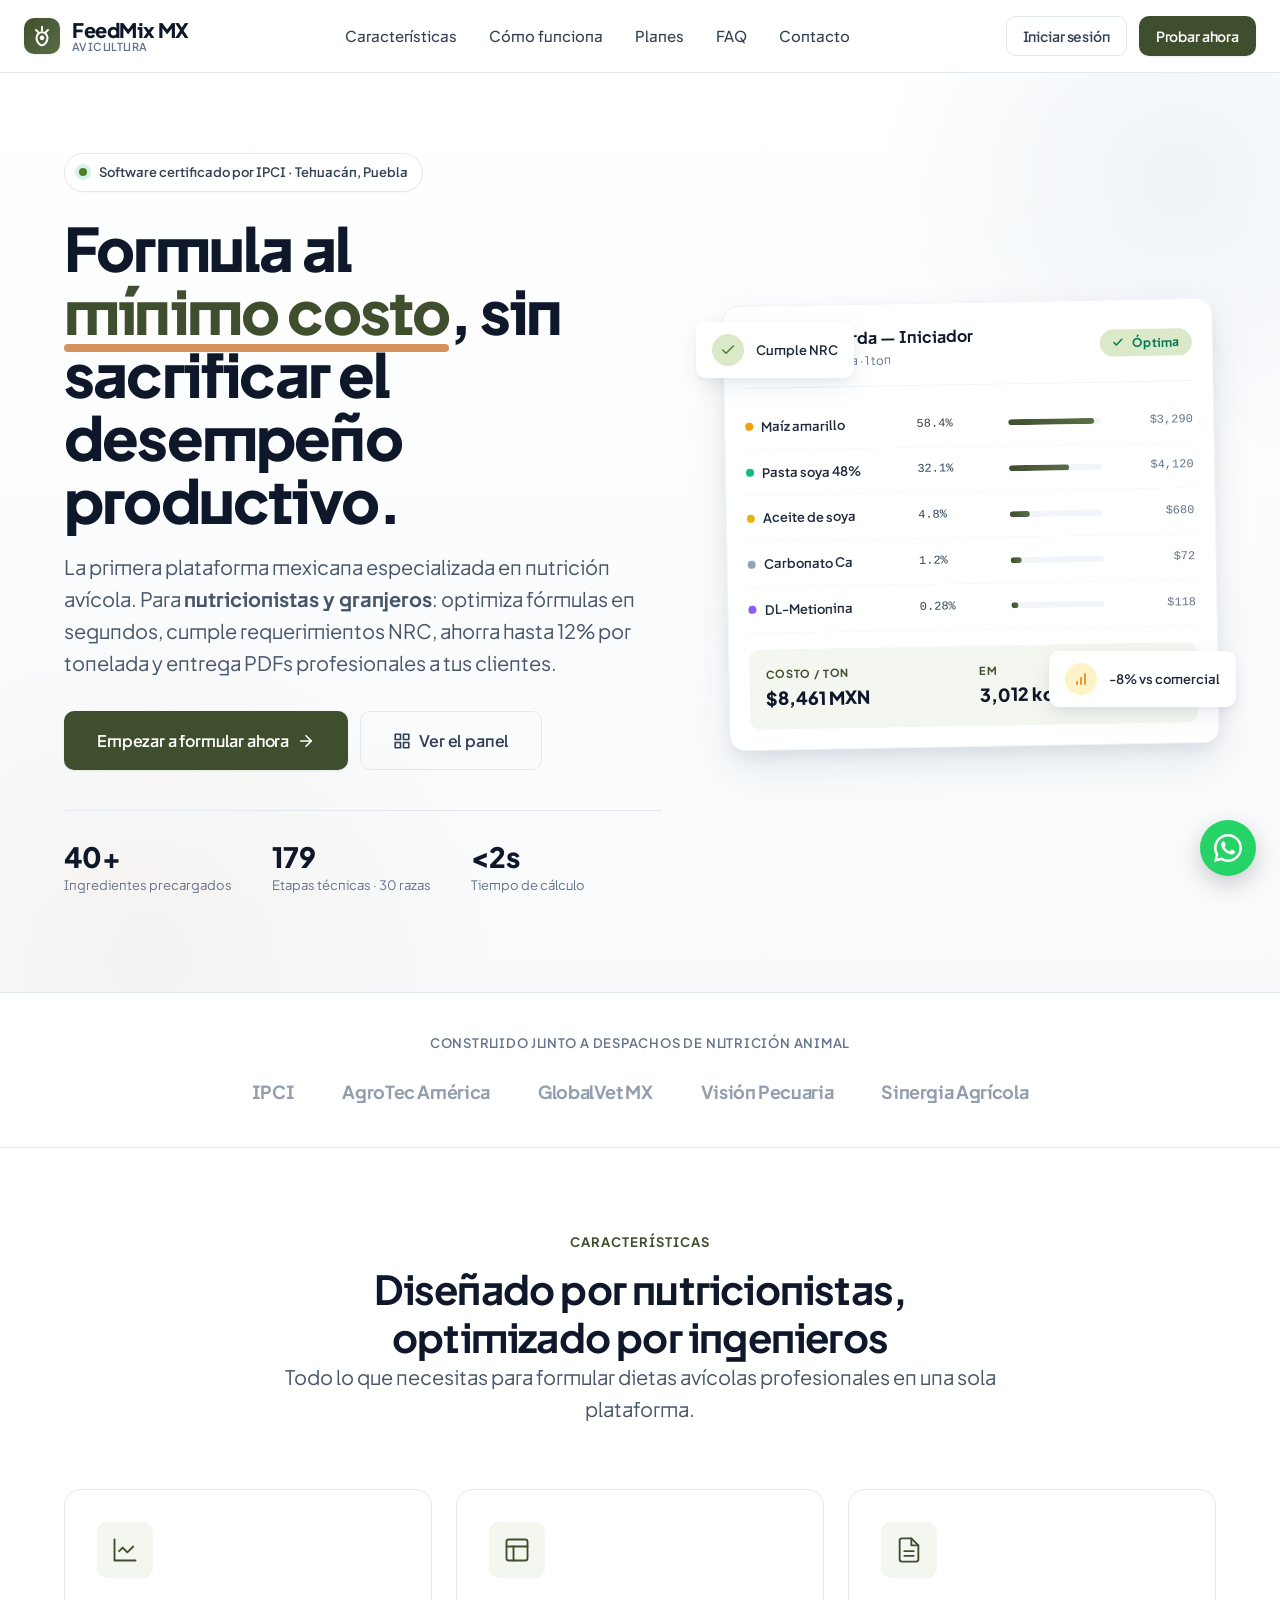
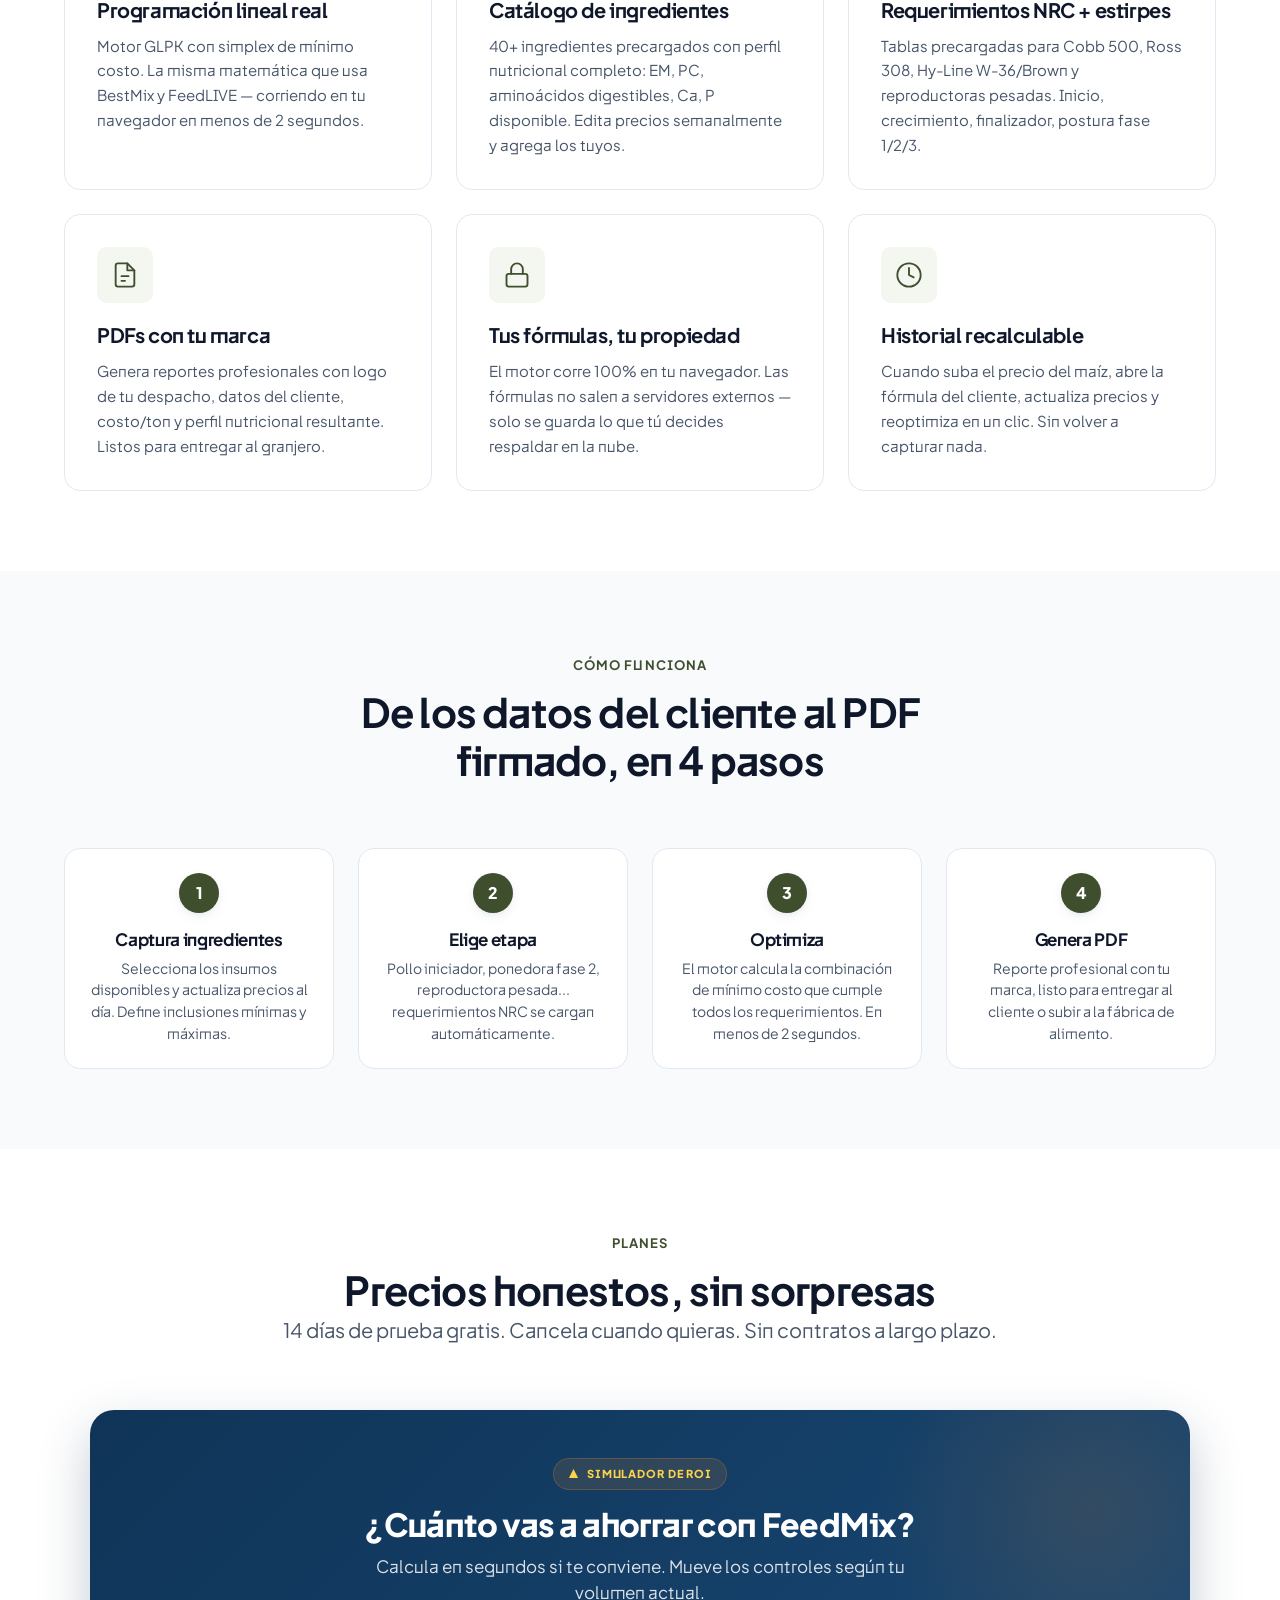
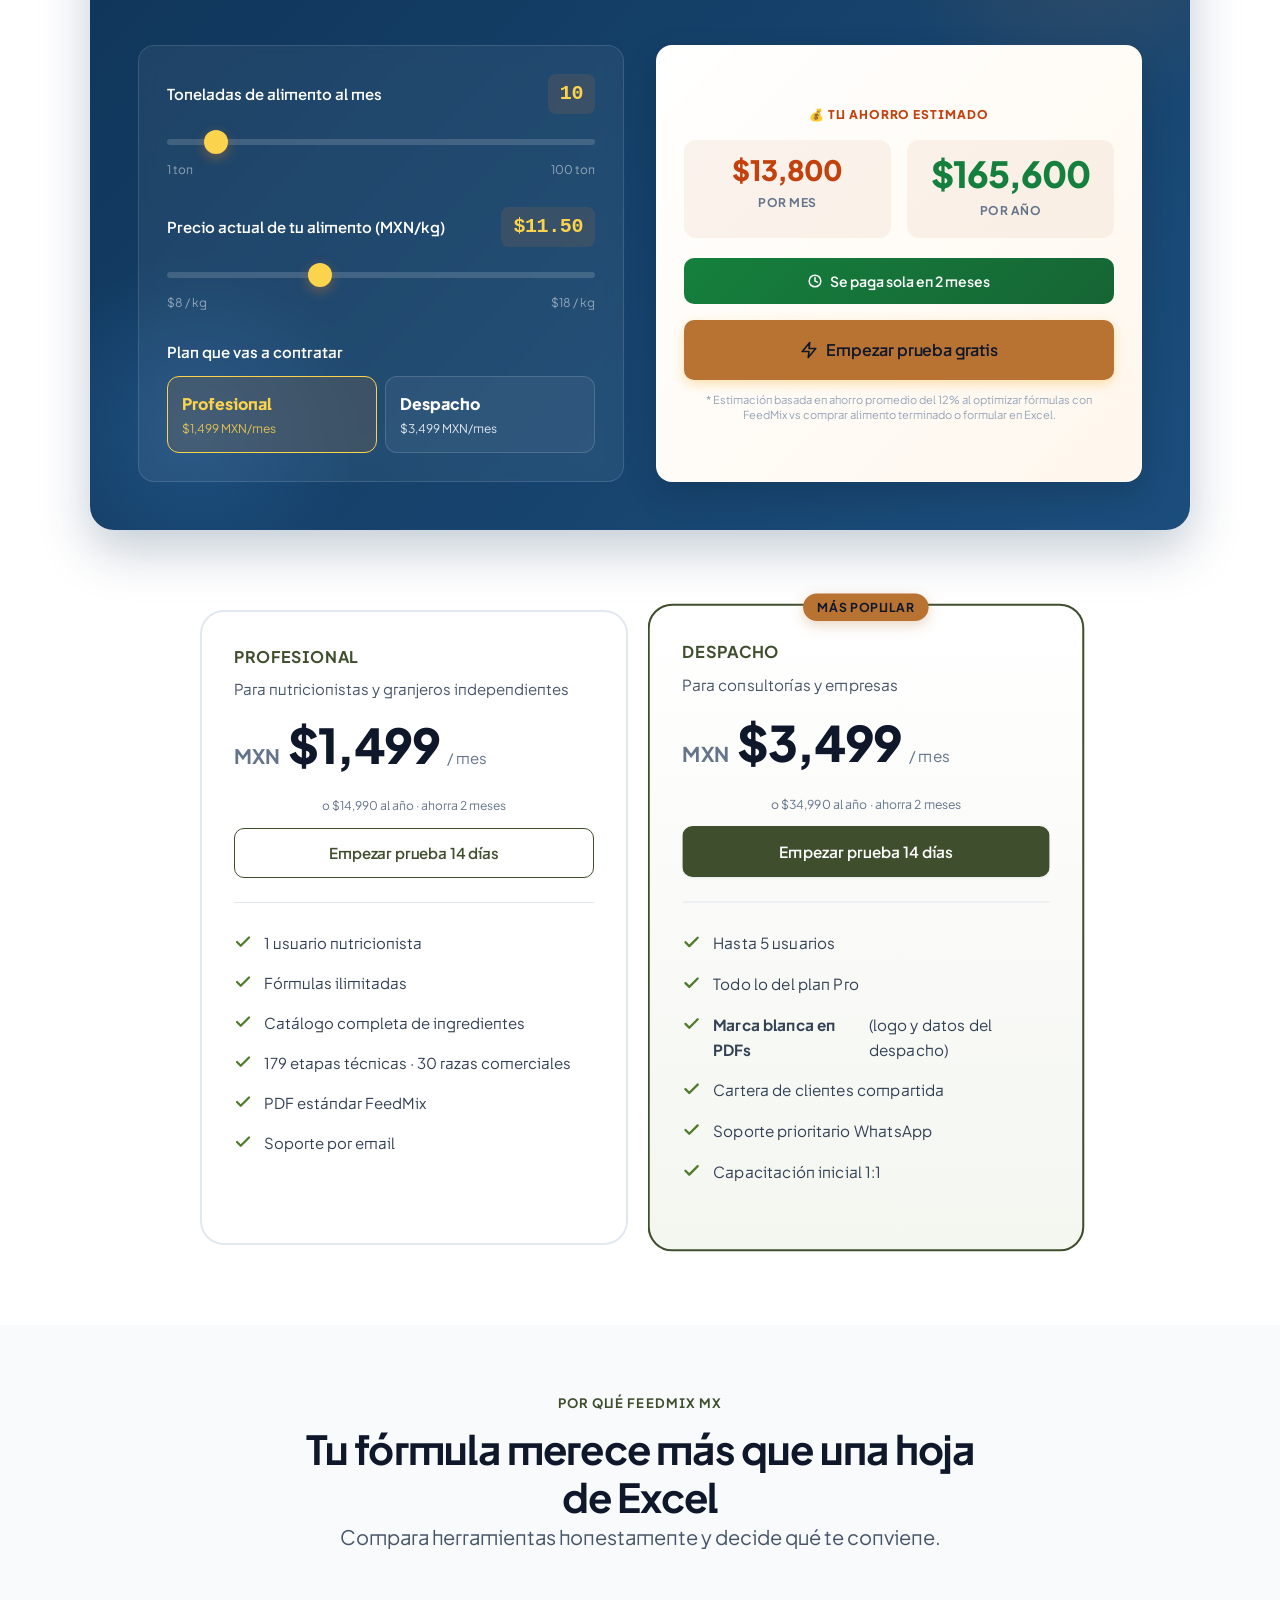
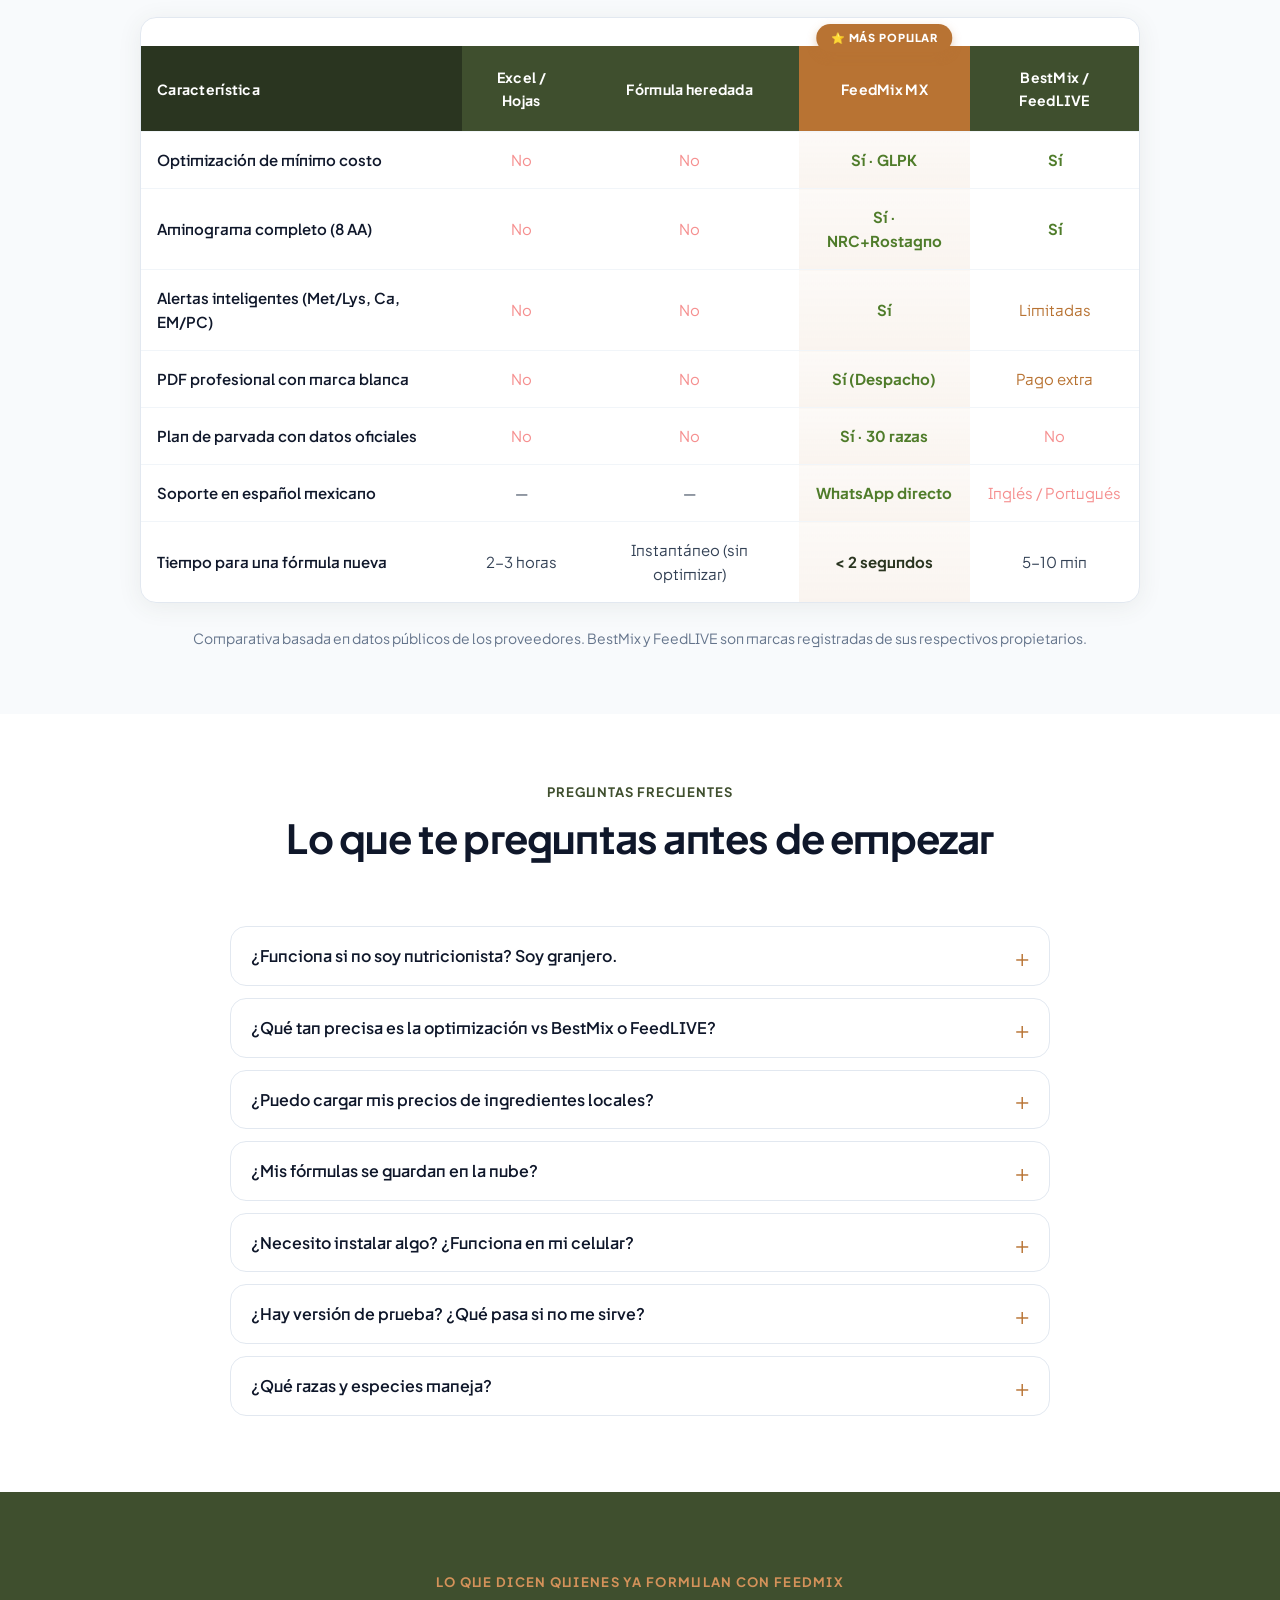
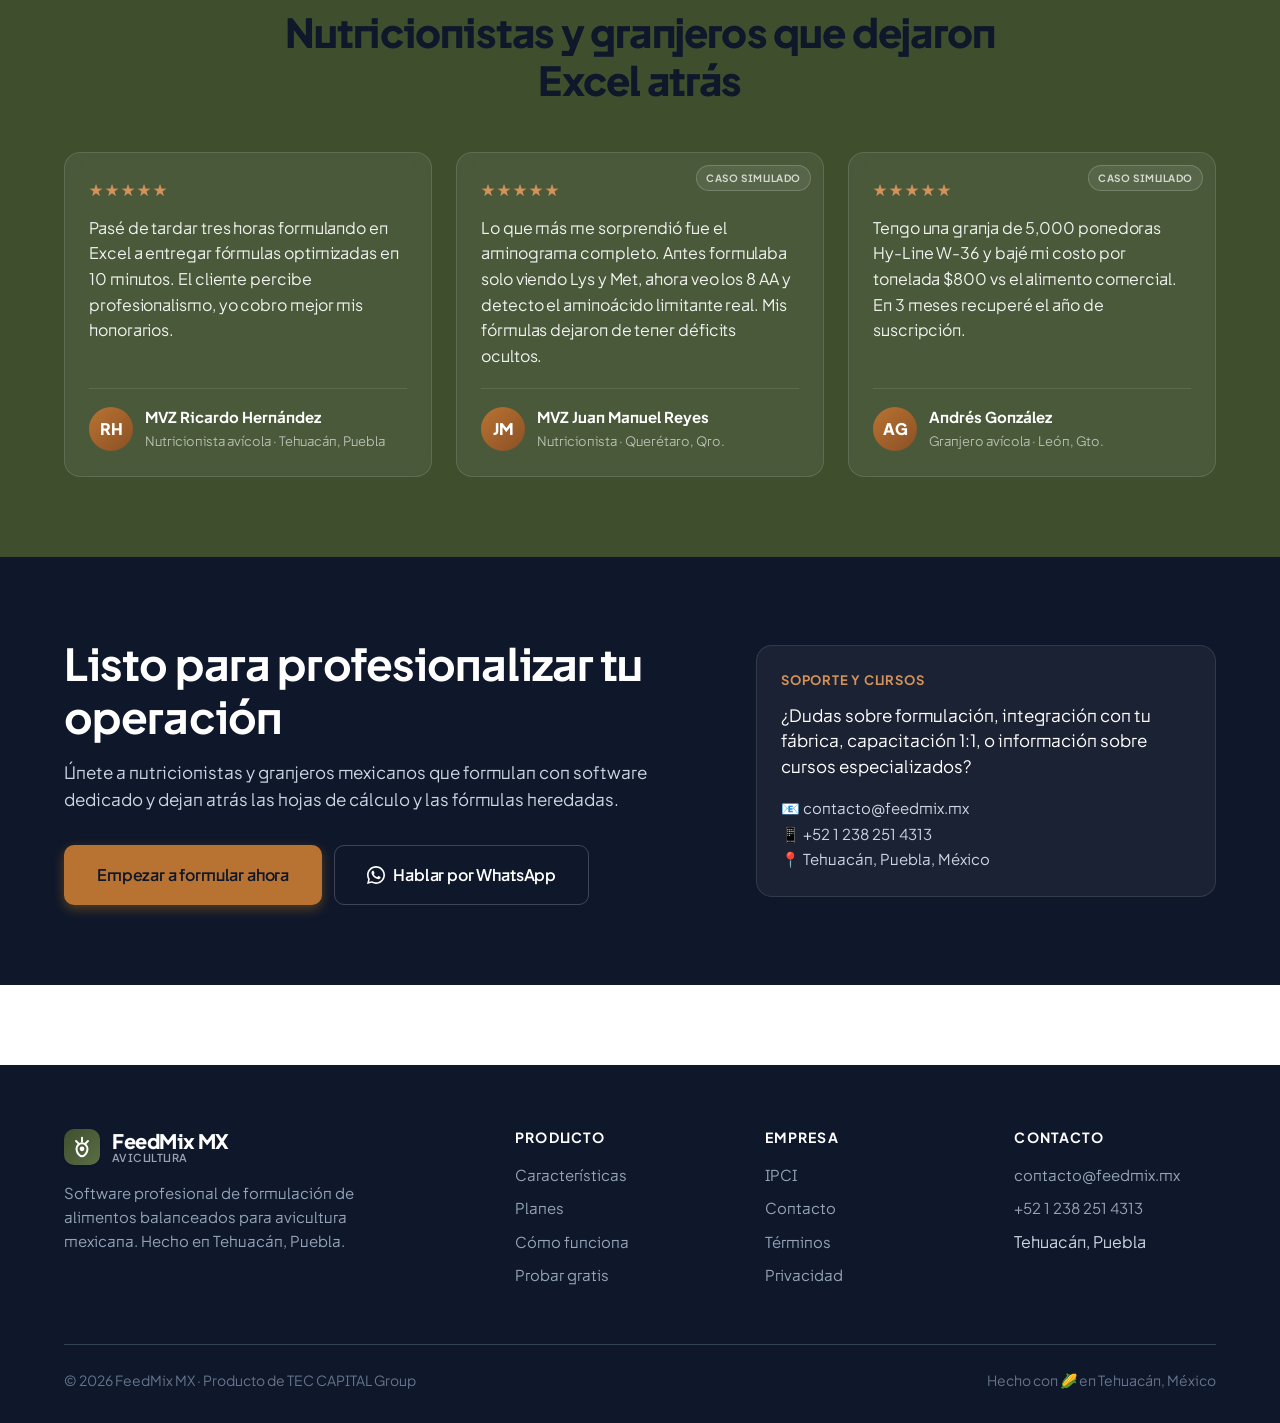
<file: index.html>
<!DOCTYPE html>
<html lang="es">
<head>
  <meta charset="UTF-8">
  <meta name="viewport" content="width=device-width, initial-scale=1.0">
  <title>FeedMix MX — Software profesional de formulación de alimentos para avicultura</title>
  <link rel="icon" type="image/svg+xml" href="assets/favicon.svg">
  <link rel="apple-touch-icon" href="assets/favicon.svg">
  <meta name="description" content="Plataforma de programación lineal para nutricionistas avícolas. Formula al mínimo costo, cumple requerimientos NRC y entrega PDFs profesionales a tus clientes.">

  <link rel="preconnect" href="https://fonts.googleapis.com">
  <link rel="preconnect" href="https://fonts.gstatic.com" crossorigin>
  <link href="https://fonts.googleapis.com/css2?family=Plus+Jakarta+Sans:wght@400;500;600;700;800&display=swap" rel="stylesheet">

  <link rel="stylesheet" href="assets/shared.css?v=13">

  <style>
    /* ====== HERO ====== */
    .hero {
      position: relative;
      padding: var(--space-20) 0 var(--space-24);
      overflow: hidden;
      background: linear-gradient(180deg, #FFFFFF 0%, #F8FAFC 100%);
    }

    .hero::before {
      content: "";
      position: absolute;
      top: -200px; right: -200px;
      width: 600px; height: 600px;
      background: radial-gradient(circle, rgba(46,107,168,0.08) 0%, transparent 70%);
      border-radius: 50%;
      pointer-events: none;
    }

    .hero::after {
      content: "";
      position: absolute;
      bottom: -300px; left: -200px;
      width: 700px; height: 700px;
      background: radial-gradient(circle, rgba(184,115,51,0.06) 0%, transparent 70%);
      border-radius: 50%;
      pointer-events: none;
    }

    .hero-grid {
      display: grid;
      grid-template-columns: 1.1fr 0.9fr;
      gap: var(--space-16);
      align-items: center;
      position: relative;
      z-index: 1;
    }

    @media (max-width: 968px) {
      .hero-grid { grid-template-columns: 1fr; gap: var(--space-12); }
    }

    .hero-trust {
      display: inline-flex;
      align-items: center;
      gap: var(--space-3);
      padding: 0.5rem 0.875rem;
      background: white;
      border: 1px solid var(--neutral-200);
      border-radius: var(--radius-full);
      font-size: 0.8125rem;
      font-weight: 600;
      color: var(--neutral-700);
      margin-bottom: var(--space-6);
      box-shadow: var(--shadow-xs);
    }

    .hero-trust-dot {
      width: 8px; height: 8px;
      background: var(--success);
      border-radius: 50%;
      box-shadow: 0 0 0 4px rgba(16,185,129,0.18);
      animation: pulse 2s ease-in-out infinite;
    }

    @keyframes pulse {
      0%, 100% { box-shadow: 0 0 0 4px rgba(16,185,129,0.18); }
      50% { box-shadow: 0 0 0 8px rgba(16,185,129,0.05); }
    }

    .hero h1 {
      font-size: clamp(2.25rem, 4vw + 1rem, 3.75rem);
      line-height: 1.05;
      margin-bottom: var(--space-5);
    }

    .hero h1 .accent-word {
      color: var(--primary);
      position: relative;
      white-space: nowrap;
    }

    .hero h1 .accent-word::after {
      content: "";
      position: absolute;
      bottom: -4px; left: 0; right: 0;
      height: 8px;
      background: var(--accent-light);
      z-index: -1;
      border-radius: 4px;
    }

    .hero-cta {
      display: flex;
      gap: var(--space-3);
      margin-top: var(--space-8);
      flex-wrap: wrap;
    }

    .hero-stats {
      display: flex;
      gap: var(--space-10);
      margin-top: var(--space-10);
      padding-top: var(--space-8);
      border-top: 1px solid var(--neutral-200);
    }

    .hero-stat-num {
      font-family: var(--font-display);
      font-size: 1.75rem;
      font-weight: 800;
      color: var(--neutral-900);
      letter-spacing: -0.02em;
      line-height: 1;
    }

    .hero-stat-label {
      font-size: 0.8125rem;
      color: var(--neutral-500);
      margin-top: 4px;
    }

    /* ====== HERO MOCKUP ====== */
    .hero-mockup {
      position: relative;
      perspective: 1000px;
    }

    .mockup-card {
      background: white;
      border-radius: var(--radius-lg);
      box-shadow: var(--shadow-lg);
      padding: var(--space-5);
      border: 1px solid var(--neutral-100);
      transform: rotate(-1deg);
      transition: transform var(--transition-slow);
    }

    .mockup-card:hover { transform: rotate(0deg) translateY(-4px); }

    .mockup-header {
      display: flex;
      justify-content: space-between;
      align-items: center;
      padding-bottom: var(--space-4);
      border-bottom: 1px solid var(--neutral-100);
      margin-bottom: var(--space-4);
    }

    .mockup-header-title {
      font-family: var(--font-display);
      font-weight: 700;
      font-size: 1rem;
      color: var(--neutral-900);
    }

    .mockup-header-sub {
      font-size: 0.75rem;
      color: var(--neutral-500);
    }

    .mockup-row {
      display: grid;
      grid-template-columns: 1.2fr 0.6fr 0.7fr 0.6fr;
      gap: var(--space-3);
      padding: var(--space-3) 0;
      align-items: center;
      font-size: 0.8125rem;
      border-bottom: 1px dashed var(--neutral-100);
    }

    .mockup-row:last-of-type { border-bottom: none; }

    .mockup-row .ing {
      display: flex; align-items: center; gap: 8px;
      font-weight: 600; color: var(--neutral-800);
    }

    .ing-dot { width: 8px; height: 8px; border-radius: 50%; flex-shrink: 0; }
    .ing-dot.maiz { background: #F59E0B; }
    .ing-dot.soya { background: #10B981; }
    .ing-dot.aceite { background: #EAB308; }
    .ing-dot.calcio { background: #94A3B8; }
    .ing-dot.met { background: #8B5CF6; }

    .mockup-row .pct {
      font-family: var(--font-mono);
      color: var(--neutral-700);
      font-size: 0.75rem;
    }

    .mockup-bar {
      height: 6px;
      background: var(--neutral-100);
      border-radius: 3px;
      overflow: hidden;
    }

    .mockup-bar-fill {
      height: 100%;
      background: linear-gradient(90deg, var(--primary) 0%, var(--primary-light) 100%);
      border-radius: 3px;
    }

    .mockup-row .price {
      font-family: var(--font-mono);
      font-size: 0.75rem;
      color: var(--neutral-500);
      text-align: right;
    }

    .mockup-summary {
      background: var(--primary-50);
      border-radius: var(--radius);
      padding: var(--space-4);
      margin-top: var(--space-4);
      display: grid;
      grid-template-columns: 1fr 1fr;
      gap: var(--space-3);
    }

    .mockup-summary-item small {
      display: block;
      font-size: 0.6875rem;
      font-weight: 700;
      letter-spacing: 0.06em;
      text-transform: uppercase;
      color: var(--primary);
      margin-bottom: 2px;
    }

    .mockup-summary-item strong {
      font-family: var(--font-display);
      font-size: 1.125rem;
      font-weight: 800;
      color: var(--neutral-900);
    }

    .mockup-floating {
      position: absolute;
      background: white;
      border-radius: var(--radius);
      box-shadow: var(--shadow-md);
      padding: var(--space-3) var(--space-4);
      display: flex; align-items: center; gap: var(--space-3);
      font-size: 0.8125rem;
      font-weight: 600;
    }

    .mockup-floating-1 {
      top: 20px; left: -30px;
      animation: float1 4s ease-in-out infinite;
    }

    .mockup-floating-2 {
      bottom: 40px; right: -20px;
      animation: float2 4s ease-in-out infinite 1s;
    }

    @keyframes float1 {
      0%, 100% { transform: translateY(0); }
      50% { transform: translateY(-8px); }
    }
    @keyframes float2 {
      0%, 100% { transform: translateY(0); }
      50% { transform: translateY(-12px); }
    }

    .mockup-floating .icon-circle {
      width: 32px; height: 32px;
      border-radius: 50%;
      display: grid; place-items: center;
      background: var(--success-light);
      color: var(--success);
    }

    .mockup-floating-2 .icon-circle {
      background: #FEF3C7;
      color: #D97706;
    }

    @media (max-width: 968px) {
      .mockup-floating-1, .mockup-floating-2 { display: none; }
    }

    /* ====== TRUSTBAR ====== */
    .trustbar {
      padding: var(--space-10) 0;
      border-top: 1px solid var(--neutral-200);
      border-bottom: 1px solid var(--neutral-200);
      background: white;
    }

    .trustbar-title {
      text-align: center;
      font-size: 0.8125rem;
      font-weight: 600;
      color: var(--neutral-500);
      letter-spacing: 0.06em;
      text-transform: uppercase;
      margin-bottom: var(--space-6);
    }

    .trustbar-logos {
      display: flex;
      justify-content: center;
      align-items: center;
      gap: var(--space-12);
      flex-wrap: wrap;
      opacity: 0.7;
    }

    .trustbar-logo {
      font-family: var(--font-display);
      font-weight: 700;
      font-size: 1.125rem;
      color: var(--neutral-500);
      letter-spacing: -0.02em;
    }

    /* ====== FEATURES ====== */
    .features {
      background: white;
    }

    .section-header {
      text-align: center;
      max-width: 720px;
      margin: 0 auto var(--space-16);
    }

    .features-grid {
      display: grid;
      grid-template-columns: repeat(3, 1fr);
      gap: var(--space-6);
    }

    @media (max-width: 968px) {
      .features-grid { grid-template-columns: 1fr; }
    }

    .feature-card {
      background: white;
      border: 1px solid var(--neutral-200);
      border-radius: var(--radius-lg);
      padding: var(--space-8);
      transition: all var(--transition);
    }

    .feature-card:hover {
      border-color: var(--primary-light);
      transform: translateY(-4px);
      box-shadow: var(--shadow-md);
    }

    .feature-icon {
      width: 56px;
      height: 56px;
      border-radius: var(--radius);
      background: var(--primary-50);
      color: var(--primary);
      display: grid;
      place-items: center;
      margin-bottom: var(--space-5);
    }

    .feature-icon svg { width: 28px; height: 28px; stroke-width: 1.6; }

    .feature-card h3 {
      font-size: 1.25rem;
      margin-bottom: var(--space-3);
    }

    .feature-card p {
      color: var(--neutral-600);
      font-size: 0.9375rem;
      line-height: 1.65;
    }

    /* ====== HOW IT WORKS ====== */
    .how-it-works { background: var(--neutral-50); }

    .steps {
      display: grid;
      grid-template-columns: repeat(4, 1fr);
      gap: var(--space-6);
      position: relative;
    }

    @media (max-width: 968px) {
      .steps { grid-template-columns: 1fr 1fr; }
    }
    @media (max-width: 600px) {
      .steps { grid-template-columns: 1fr; }
    }

    .step {
      background: white;
      border-radius: var(--radius-lg);
      padding: var(--space-6);
      text-align: center;
      border: 1px solid var(--neutral-200);
      position: relative;
    }

    .step-num {
      width: 40px; height: 40px;
      background: var(--primary);
      color: white;
      border-radius: 50%;
      display: grid; place-items: center;
      font-family: var(--font-display);
      font-weight: 800;
      font-size: 1rem;
      margin: 0 auto var(--space-4);
      box-shadow: var(--shadow);
    }

    .step h4 {
      font-size: 1.0625rem;
      margin-bottom: var(--space-2);
    }

    .step p {
      font-size: 0.875rem;
      color: var(--neutral-600);
      line-height: 1.55;
    }

    /* ====== PRICING ====== */
    .pricing { background: white; }

    /* ============================================
       SIMULADOR DE ROI
       ============================================ */
    .roi-simulator {
      background: linear-gradient(135deg, #0F3457 0%, #1B4D7C 100%);
      border-radius: 24px;
      padding: 48px;
      margin-bottom: 80px;
      max-width: 1100px;
      margin-left: auto;
      margin-right: auto;
      position: relative;
      overflow: hidden;
      box-shadow: 0 20px 50px rgba(15, 52, 87, 0.25);
    }

    .roi-simulator::before {
      content: "";
      position: absolute;
      top: -150px; right: -150px;
      width: 500px; height: 500px;
      background: radial-gradient(circle, rgba(184,115,51,0.18) 0%, transparent 60%);
      pointer-events: none;
    }

    .roi-simulator::after {
      content: "";
      position: absolute;
      bottom: -100px; left: -100px;
      width: 400px; height: 400px;
      background: radial-gradient(circle, rgba(46,107,168,0.4) 0%, transparent 60%);
      pointer-events: none;
    }

    .roi-simulator-header {
      text-align: center;
      margin-bottom: 40px;
      position: relative;
      z-index: 1;
    }

    .roi-eyebrow {
      display: inline-flex;
      align-items: center;
      gap: 8px;
      padding: 6px 14px;
      background: rgba(184, 115, 51, 0.18);
      border: 1px solid rgba(184, 115, 51, 0.35);
      border-radius: 999px;
      font-size: 0.6875rem;
      font-weight: 800;
      letter-spacing: 0.08em;
      text-transform: uppercase;
      color: #FCD34D;
      margin-bottom: 16px;
    }

    .roi-simulator-header h3 {
      color: white;
      font-size: clamp(1.5rem, 2.5vw, 2.25rem);
      font-weight: 800;
      margin-bottom: 12px;
      letter-spacing: -0.02em;
      line-height: 1.15;
    }

    .roi-simulator-header p {
      color: rgba(255,255,255,0.85);
      font-size: 1.0625rem;
      max-width: 600px;
      margin: 0 auto;
      line-height: 1.5;
    }

    .roi-grid {
      display: grid;
      grid-template-columns: 1fr 1fr;
      gap: 32px;
      position: relative;
      z-index: 1;
    }

    @media (max-width: 768px) {
      .roi-grid { grid-template-columns: 1fr; gap: 24px; }
      .roi-simulator { padding: 24px; }
    }

    .roi-inputs {
      background: rgba(255,255,255,0.06);
      border: 1px solid rgba(255,255,255,0.12);
      border-radius: 16px;
      padding: 28px;
      backdrop-filter: blur(8px);
    }

    .roi-input-group {
      margin-bottom: 28px;
    }
    .roi-input-group:last-child { margin-bottom: 0; }

    .roi-input-group label {
      display: flex;
      justify-content: space-between;
      align-items: center;
      color: white;
      font-size: 0.9375rem;
      font-weight: 600;
      margin-bottom: 12px;
    }

    .roi-input-value {
      font-family: 'JetBrains Mono', monospace;
      font-size: 1.25rem;
      font-weight: 800;
      color: #FCD34D;
      background: rgba(184, 115, 51, 0.15);
      padding: 4px 12px;
      border-radius: 8px;
      letter-spacing: -0.02em;
    }

    .roi-input-group input[type="range"] {
      width: 100%;
      height: 6px;
      -webkit-appearance: none;
      appearance: none;
      background: rgba(255,255,255,0.15);
      border-radius: 3px;
      outline: none;
      cursor: pointer;
    }

    .roi-input-group input[type="range"]::-webkit-slider-thumb {
      -webkit-appearance: none;
      appearance: none;
      width: 24px;
      height: 24px;
      background: #FCD34D;
      border-radius: 50%;
      cursor: pointer;
      box-shadow: 0 4px 12px rgba(184,115,51,0.5);
      transition: all 0.15s;
    }

    .roi-input-group input[type="range"]::-webkit-slider-thumb:hover {
      transform: scale(1.15);
      box-shadow: 0 6px 16px rgba(184,115,51,0.7);
    }

    .roi-input-group input[type="range"]::-moz-range-thumb {
      width: 24px;
      height: 24px;
      background: #FCD34D;
      border-radius: 50%;
      cursor: pointer;
      border: none;
      box-shadow: 0 4px 12px rgba(184,115,51,0.5);
    }

    .roi-input-scale {
      display: flex;
      justify-content: space-between;
      margin-top: 8px;
      font-size: 0.75rem;
      color: rgba(255,255,255,0.5);
    }

    .roi-plan-toggle {
      display: grid;
      grid-template-columns: 1fr 1fr;
      gap: 8px;
    }

    .roi-plan-btn {
      padding: 14px;
      background: rgba(255,255,255,0.05);
      border: 1.5px solid rgba(255,255,255,0.15);
      border-radius: 12px;
      color: white;
      cursor: pointer;
      transition: all 0.15s;
      display: flex;
      flex-direction: column;
      gap: 2px;
    }

    .roi-plan-btn:hover {
      background: rgba(255,255,255,0.1);
      border-color: rgba(255,255,255,0.3);
    }

    .roi-plan-btn.active {
      background: rgba(184, 115, 51, 0.18);
      border-color: #FCD34D;
      color: #FCD34D;
    }

    .roi-plan-btn strong { font-size: 1rem; font-weight: 800; }
    .roi-plan-btn small { font-size: 0.75rem; opacity: 0.85; }

    .roi-result {
      background: linear-gradient(135deg, white 0%, #FFF7ED 100%);
      border-radius: 16px;
      padding: 28px;
      box-shadow: 0 12px 32px rgba(0,0,0,0.15);
      display: flex;
      flex-direction: column;
      justify-content: center;
    }

    .roi-result-eyebrow {
      font-size: 0.75rem;
      font-weight: 800;
      letter-spacing: 0.08em;
      text-transform: uppercase;
      color: #C2410C;
      margin-bottom: 16px;
      text-align: center;
    }

    .roi-result-stats {
      display: grid;
      grid-template-columns: 1fr 1fr;
      gap: 16px;
      margin-bottom: 20px;
    }

    .roi-stat {
      text-align: center;
      padding: 16px 8px;
      background: rgba(184, 115, 51, 0.08);
      border-radius: 12px;
    }

    .roi-stat-num {
      display: block;
      font-family: 'Plus Jakarta Sans', sans-serif;
      font-size: 1.75rem;
      font-weight: 800;
      color: #C2410C;
      letter-spacing: -0.03em;
      line-height: 1;
      margin-bottom: 4px;
    }

    .roi-stat-num.roi-stat-anual {
      font-size: 2.25rem;
      color: #15803D;
    }

    .roi-stat-label {
      font-size: 0.75rem;
      color: #64748B;
      font-weight: 700;
      letter-spacing: 0.04em;
      text-transform: uppercase;
    }

    .roi-payback {
      display: flex;
      align-items: center;
      gap: 8px;
      padding: 12px 16px;
      background: linear-gradient(135deg, #15803D 0%, #166534 100%);
      color: white;
      border-radius: 10px;
      font-size: 0.875rem;
      font-weight: 600;
      justify-content: center;
    }

    .roi-disclaimer {
      display: block;
      margin-top: 12px;
      font-size: 0.6875rem;
      color: #94A3B8;
      text-align: center;
      line-height: 1.4;
    }

    /* Pricing original */
    .pricing-grid {
      display: grid;
      grid-template-columns: 1fr 1fr;
      gap: var(--space-6);
      max-width: 880px;
      margin: 0 auto;
    }

    @media (max-width: 768px) {
      .pricing-grid { grid-template-columns: 1fr; }
    }

    .price-card {
      background: white;
      border: 2px solid var(--neutral-200);
      border-radius: var(--radius-xl);
      padding: var(--space-8);
      position: relative;
      transition: all var(--transition);
    }

    .price-card:hover {
      border-color: var(--primary-light);
      transform: translateY(-4px);
    }

    .price-card.featured {
      border-color: var(--primary);
      background: linear-gradient(180deg, white 0%, var(--primary-50) 100%);
      transform: scale(1.02);
    }

    .price-card.featured::before {
      content: "Más popular";
      position: absolute;
      top: -12px;
      left: 50%;
      transform: translateX(-50%);
      background: var(--accent);
      color: var(--neutral-900);
      padding: 0.25rem 0.875rem;
      border-radius: var(--radius-full);
      font-size: 0.75rem;
      font-weight: 700;
      letter-spacing: 0.04em;
      text-transform: uppercase;
      box-shadow: 0 4px 12px rgba(184,115,51,0.3);
    }

    .price-name {
      font-family: var(--font-display);
      font-size: 1rem;
      font-weight: 700;
      color: var(--primary);
      letter-spacing: 0.04em;
      text-transform: uppercase;
      margin-bottom: var(--space-2);
    }

    .price-tagline {
      font-size: 0.9375rem;
      color: var(--neutral-600);
      margin-bottom: var(--space-5);
    }

    .price-amount {
      display: flex; align-items: baseline; gap: var(--space-2);
      margin-bottom: var(--space-6);
    }

    .price-amount strong {
      font-family: var(--font-display);
      font-size: 3rem;
      font-weight: 800;
      color: var(--neutral-900);
      letter-spacing: -0.03em;
      line-height: 1;
    }

    .price-amount-currency {
      font-size: 1.25rem;
      font-weight: 700;
      color: var(--neutral-500);
    }

    .price-amount-period {
      font-size: 0.9375rem;
      color: var(--neutral-500);
    }

    .price-features {
      list-style: none;
      margin: var(--space-6) 0;
      padding-top: var(--space-5);
      border-top: 1px solid var(--neutral-200);
    }

    .price-features li {
      padding: var(--space-2) 0;
      font-size: 0.9375rem;
      color: var(--neutral-700);
      display: flex;
      align-items: flex-start;
      gap: var(--space-3);
    }

    .price-features li svg {
      flex-shrink: 0;
      width: 18px; height: 18px;
      color: var(--success);
      margin-top: 2px;
    }

    /* ====== COMPARATIVA ====== */
    .comparison {
      padding: var(--space-16) 0;
      background: var(--neutral-50);
    }
    .comparison-table-wrap {
      max-width: 1000px;
      margin: 0 auto;
      background: white;
      border-radius: var(--radius-lg);
      box-shadow: 0 4px 24px rgba(63, 79, 46, 0.08);
      overflow: hidden;
      border: 1px solid var(--neutral-200);
    }
    .comparison-table {
      width: 100%;
      border-collapse: collapse;
      font-size: 0.9375rem;
    }
    .comparison-table thead th {
      padding: var(--space-5) var(--space-4);
      background: var(--primary);
      color: white;
      text-align: center;
      font-weight: 700;
      font-size: 0.875rem;
      letter-spacing: 0.02em;
    }
    .comparison-table thead th:first-child {
      text-align: left;
      background: var(--primary-dark);
    }
    .comparison-table thead th.col-feedmix {
      background: var(--accent);
      position: relative;
    }
    /* Espacio extra arriba para que el badge no se corte */
    .comparison-table-wrap {
      padding-top: 28px;
    }
    .comparison-table thead th.col-feedmix::before {
      content: "⭐ MÁS POPULAR";
      position: absolute;
      top: -22px;
      left: 50%;
      transform: translateX(-50%);
      background: var(--accent);
      color: white;
      padding: 5px 14px;
      border-radius: 999px;
      font-size: 0.6875rem;
      font-weight: 800;
      letter-spacing: 0.08em;
      box-shadow: 0 4px 10px rgba(184, 115, 51, 0.35);
      white-space: nowrap;
    }
    .comparison-table tbody tr {
      border-top: 1px solid var(--neutral-100);
    }
    .comparison-table tbody tr:hover {
      background: var(--primary-50);
    }
    .comparison-table tbody td {
      padding: var(--space-4);
      text-align: center;
      color: var(--neutral-700);
    }
    .comparison-table tbody td:first-child {
      text-align: left;
      font-weight: 600;
      color: var(--neutral-900);
    }
    .comparison-table tbody td.col-feedmix {
      background: linear-gradient(180deg, rgba(184, 115, 51, 0.04) 0%, rgba(184, 115, 51, 0.08) 100%);
      color: var(--primary-dark);
      font-weight: 600;
    }
    .check-yes { color: var(--success); font-weight: 700; }
    .check-no  { color: var(--danger); opacity: 0.6; }
    .check-partial { color: var(--accent); }
    .comparison-foot {
      text-align: center;
      margin-top: var(--space-6);
      color: var(--neutral-500);
      font-size: 0.875rem;
    }
    @media (max-width: 700px) {
      .comparison-table { font-size: 0.75rem; }
      .comparison-table thead th { padding: var(--space-3) var(--space-2); font-size: 0.6875rem; }
      .comparison-table tbody td { padding: var(--space-3) var(--space-2); }
    }

    /* ====== FAQ ====== */
    .faq {
      padding: var(--space-16) 0;
      background: white;
    }
    .faq-list {
      max-width: 820px;
      margin: 0 auto;
    }
    .faq-item {
      background: white;
      border: 1px solid var(--neutral-200);
      border-radius: var(--radius-lg);
      margin-bottom: var(--space-3);
      overflow: hidden;
      transition: all 0.2s ease;
    }
    .faq-item:hover {
      border-color: var(--primary-light);
      box-shadow: 0 2px 8px rgba(63, 79, 46, 0.06);
    }
    .faq-item summary {
      padding: var(--space-4) var(--space-5);
      font-weight: 600;
      color: var(--neutral-900);
      font-size: 1rem;
      cursor: pointer;
      list-style: none;
      display: flex;
      justify-content: space-between;
      align-items: center;
      gap: var(--space-3);
      user-select: none;
    }
    .faq-item summary::-webkit-details-marker { display: none; }
    .faq-item summary::after {
      content: "+";
      font-size: 1.5rem;
      font-weight: 300;
      color: var(--accent);
      flex-shrink: 0;
      transition: transform 0.2s ease;
      line-height: 1;
    }
    .faq-item[open] summary::after {
      transform: rotate(45deg);
    }
    .faq-item[open] summary {
      color: var(--primary);
      border-bottom: 1px solid var(--neutral-100);
    }
    .faq-content {
      padding: var(--space-4) var(--space-5) var(--space-5);
      color: var(--neutral-600);
      font-size: 0.9375rem;
      line-height: 1.7;
    }
    .faq-content strong { color: var(--neutral-900); }

    /* ====== TESTIMONIAL ====== */
    .testimonial {
      background: var(--primary);
      color: white;
      position: relative;
      overflow: hidden;
    }

    .testimonial::before {
      content: """;
      position: absolute;
      top: -80px; left: 5%;
      font-family: Georgia, serif;
      font-size: 28rem;
      color: rgba(255,255,255,0.05);
      line-height: 1;
      pointer-events: none;
    }

    .testimonial-eyebrow {
      display: block;
      text-align: center;
      font-size: 0.8125rem;
      font-weight: 700;
      letter-spacing: 0.1em;
      text-transform: uppercase;
      color: var(--accent-light);
      margin-bottom: var(--space-4);
      position: relative;
      z-index: 1;
    }

    .testimonial-title {
      text-align: center;
      font-family: var(--font-display);
      font-size: clamp(1.75rem, 2vw + 1rem, 2.5rem);
      font-weight: 800;
      letter-spacing: -0.02em;
      margin-bottom: var(--space-12);
      position: relative;
      z-index: 1;
      max-width: 720px;
      margin-left: auto;
      margin-right: auto;
    }

    .testimonials-grid {
      display: grid;
      grid-template-columns: repeat(3, 1fr);
      gap: var(--space-6);
      max-width: 1200px;
      margin: 0 auto;
      position: relative;
      z-index: 1;
    }

    @media (max-width: 900px) {
      .testimonials-grid { grid-template-columns: 1fr; }
    }

    .testimonial-card {
      background: rgba(255, 255, 255, 0.06);
      border: 1px solid rgba(255, 255, 255, 0.12);
      border-radius: var(--radius-lg);
      padding: var(--space-6);
      backdrop-filter: blur(10px);
      transition: all 0.25s ease;
      display: flex;
      flex-direction: column;
    }

    .testimonial-card:hover {
      background: rgba(255, 255, 255, 0.09);
      border-color: rgba(212, 146, 90, 0.4);
      transform: translateY(-2px);
    }

    .testimonial-stars {
      color: var(--accent-light);
      font-size: 1rem;
      letter-spacing: 2px;
      margin-bottom: var(--space-3);
    }

    .testimonial-card blockquote {
      font-family: var(--font-display);
      font-size: 1rem;
      font-weight: 400;
      line-height: 1.6;
      letter-spacing: -0.005em;
      margin-bottom: var(--space-5);
      flex: 1;
      color: rgba(255, 255, 255, 0.92);
    }

    .testimonial-card cite {
      font-style: normal;
      display: flex;
      align-items: center;
      gap: var(--space-3);
      border-top: 1px solid rgba(255, 255, 255, 0.1);
      padding-top: var(--space-4);
    }

    .testimonial-avatar {
      width: 44px; height: 44px;
      border-radius: 50%;
      background: linear-gradient(135deg, var(--accent) 0%, var(--accent-dark) 100%);
      display: flex;
      align-items: center;
      justify-content: center;
      font-weight: 800;
      font-size: 1rem;
      color: white;
      flex-shrink: 0;
    }

    .testimonial-info {
      display: flex;
      flex-direction: column;
      gap: 2px;
    }

    .testimonial-info strong {
      font-weight: 700;
      font-size: 0.9375rem;
      color: white;
    }

    .testimonial-info span {
      font-size: 0.8125rem;
      opacity: 0.7;
      color: rgba(255, 255, 255, 0.85);
    }

    .testimonial-badge {
      position: absolute;
      top: var(--space-3);
      right: var(--space-3);
      background: rgba(255, 255, 255, 0.08);
      border: 1px solid rgba(255, 255, 255, 0.18);
      color: rgba(255, 255, 255, 0.75);
      font-size: 0.625rem;
      font-weight: 700;
      letter-spacing: 0.06em;
      text-transform: uppercase;
      padding: 4px 9px;
      border-radius: 999px;
    }

    .testimonial-card {
      position: relative;
    }

    /* ====== FINAL CTA ====== */
    .final-cta {
      background: var(--neutral-900);
      color: white;
    }

    .final-cta-grid {
      display: grid;
      grid-template-columns: 1.4fr 1fr;
      gap: var(--space-12);
      align-items: center;
    }

    @media (max-width: 768px) {
      .final-cta-grid { grid-template-columns: 1fr; text-align: center; }
    }

    .final-cta h2 {
      color: white;
      font-size: clamp(1.75rem, 2.5vw + 1rem, 2.75rem);
      margin-bottom: var(--space-4);
    }

    .final-cta p {
      color: var(--neutral-300);
      font-size: 1.0625rem;
      margin-bottom: var(--space-8);
    }
  </style>
</head>
<body>

  <!-- ============ NAVBAR ============ -->
  <nav class="navbar">
    <div class="navbar-inner">
      <a href="index.html" class="brand">
        <span class="brand-mark">
          <svg viewBox="0 0 24 24" fill="none" stroke="currentColor" stroke-width="2.2" stroke-linecap="round" stroke-linejoin="round">
            <path d="M12 2v4"/>
            <path d="M5.5 5.5l2.8 2.8"/>
            <path d="M18.5 5.5l-2.8 2.8"/>
            <path d="M12 8a6 6 0 0 1 6 6c0 4-3 8-6 8s-6-4-6-8a6 6 0 0 1 6-6z"/>
            <circle cx="12" cy="14" r="1.5" fill="currentColor"/>
          </svg>
        </span>
        <span class="brand-name">
          FeedMix MX
          <small>Avicultura</small>
        </span>
      </a>

      <input type="checkbox" id="navToggle" class="nav-toggle-checkbox">
      <label for="navToggle" class="nav-hamburger" aria-label="Abrir menú de navegación">
        <svg viewBox="0 0 24 24" fill="none" stroke="currentColor" stroke-width="2.2" stroke-linecap="round" stroke-linejoin="round"><line x1="3" y1="6" x2="21" y2="6"/><line x1="3" y1="12" x2="21" y2="12"/><line x1="3" y1="18" x2="21" y2="18"/></svg>
      </label>

      <ul class="nav-links">
        <li><a href="#caracteristicas">Características</a></li>
        <li><a href="#como-funciona">Cómo funciona</a></li>
        <li><a href="#planes">Planes</a></li>
        <li><a href="#faq">FAQ</a></li>
        <li><a href="#contacto">Contacto</a></li>
      </ul>

      <div class="nav-cta">
        <a href="login.html" class="btn btn-ghost btn-sm">Iniciar sesión</a>
        <a href="formulador.html" class="btn btn-primary btn-sm">Probar ahora</a>
      </div>
    </div>
  </nav>

  <!-- ============ HERO ============ -->
  <section class="hero">
    <div class="container">
      <div class="hero-grid">
        <div class="hero-text fade-in-up">
          <span class="hero-trust">
            <span class="hero-trust-dot"></span>
            Software certificado por IPCI · Tehuacán, Puebla
          </span>

          <h1>
            Formula al <span class="accent-word">mínimo costo</span>, sin sacrificar el desempeño productivo.
          </h1>

          <p class="lead">
            La primera plataforma mexicana especializada en nutrición avícola.
            Para <strong>nutricionistas y granjeros</strong>: optimiza fórmulas en segundos, cumple requerimientos NRC,
            ahorra hasta 12% por tonelada y entrega PDFs profesionales a tus clientes.
          </p>

          <div class="hero-cta">
            <a href="formulador.html" class="btn btn-primary btn-lg">
              Empezar a formular ahora
              <svg width="18" height="18" viewBox="0 0 24 24" fill="none" stroke="currentColor" stroke-width="2.2" stroke-linecap="round" stroke-linejoin="round">
                <path d="M5 12h14"/><path d="m12 5 7 7-7 7"/>
              </svg>
            </a>
            <a href="panel.html" class="btn btn-ghost btn-lg">
              <svg width="18" height="18" viewBox="0 0 24 24" fill="none" stroke="currentColor" stroke-width="2.2" stroke-linecap="round" stroke-linejoin="round">
                <rect x="3" y="3" width="7" height="7"/><rect x="14" y="3" width="7" height="7"/><rect x="14" y="14" width="7" height="7"/><rect x="3" y="14" width="7" height="7"/>
              </svg>
              Ver el panel
            </a>
          </div>

          <div class="hero-stats">
            <div>
              <div class="hero-stat-num">40+</div>
              <div class="hero-stat-label">Ingredientes precargados</div>
            </div>
            <div>
              <div class="hero-stat-num">179</div>
              <div class="hero-stat-label">Etapas técnicas · 30 razas</div>
            </div>
            <div>
              <div class="hero-stat-num">&lt;2s</div>
              <div class="hero-stat-label">Tiempo de cálculo</div>
            </div>
          </div>
        </div>

        <!-- MOCKUP -->
        <div class="hero-mockup fade-in-up fade-in-up-delay-2">
          <div class="mockup-card">
            <div class="mockup-header">
              <div>
                <div class="mockup-header-title">Pollo de engorda — Iniciador</div>
                <div class="mockup-header-sub">Fórmula optimizada · 1 ton</div>
              </div>
              <span class="badge badge-success">
                <svg width="12" height="12" viewBox="0 0 24 24" fill="none" stroke="currentColor" stroke-width="3" stroke-linecap="round" stroke-linejoin="round"><polyline points="20 6 9 17 4 12"/></svg>
                Óptima
              </span>
            </div>

            <div class="mockup-row">
              <span class="ing"><span class="ing-dot maiz"></span>Maíz amarillo</span>
              <span class="pct">58.4%</span>
              <div class="mockup-bar"><div class="mockup-bar-fill" style="width: 92%"></div></div>
              <span class="price">$3,290</span>
            </div>
            <div class="mockup-row">
              <span class="ing"><span class="ing-dot soya"></span>Pasta soya 48%</span>
              <span class="pct">32.1%</span>
              <div class="mockup-bar"><div class="mockup-bar-fill" style="width: 65%"></div></div>
              <span class="price">$4,120</span>
            </div>
            <div class="mockup-row">
              <span class="ing"><span class="ing-dot aceite"></span>Aceite de soya</span>
              <span class="pct">4.8%</span>
              <div class="mockup-bar"><div class="mockup-bar-fill" style="width: 22%"></div></div>
              <span class="price">$680</span>
            </div>
            <div class="mockup-row">
              <span class="ing"><span class="ing-dot calcio"></span>Carbonato Ca</span>
              <span class="pct">1.2%</span>
              <div class="mockup-bar"><div class="mockup-bar-fill" style="width: 12%"></div></div>
              <span class="price">$72</span>
            </div>
            <div class="mockup-row">
              <span class="ing"><span class="ing-dot met"></span>DL-Metionina</span>
              <span class="pct">0.28%</span>
              <div class="mockup-bar"><div class="mockup-bar-fill" style="width: 8%"></div></div>
              <span class="price">$118</span>
            </div>

            <div class="mockup-summary">
              <div class="mockup-summary-item">
                <small>Costo / ton</small>
                <strong>$8,461 MXN</strong>
              </div>
              <div class="mockup-summary-item">
                <small>EM</small>
                <strong>3,012 kcal</strong>
              </div>
            </div>
          </div>

          <div class="mockup-floating mockup-floating-1">
            <div class="icon-circle">
              <svg width="16" height="16" viewBox="0 0 24 24" fill="none" stroke="currentColor" stroke-width="2.2" stroke-linecap="round" stroke-linejoin="round"><polyline points="20 6 9 17 4 12"/></svg>
            </div>
            Cumple NRC
          </div>

          <div class="mockup-floating mockup-floating-2">
            <div class="icon-circle">
              <svg width="16" height="16" viewBox="0 0 24 24" fill="none" stroke="currentColor" stroke-width="2.2" stroke-linecap="round" stroke-linejoin="round"><line x1="12" y1="20" x2="12" y2="10"/><line x1="18" y1="20" x2="18" y2="4"/><line x1="6" y1="20" x2="6" y2="16"/></svg>
            </div>
            -8% vs comercial
          </div>
        </div>
      </div>
    </div>
  </section>

  <!-- ============ TRUSTBAR ============ -->
  <section class="trustbar" style="padding: var(--space-10) 0;">
    <div class="container">
      <div class="trustbar-title">Construido junto a despachos de nutrición animal</div>
      <div class="trustbar-logos">
        <span class="trustbar-logo">IPCI</span>
        <span class="trustbar-logo">AgroTec América</span>
        <span class="trustbar-logo">GlobalVet MX</span>
        <span class="trustbar-logo">Visión Pecuaria</span>
        <span class="trustbar-logo">Sinergia Agrícola</span>
      </div>
    </div>
  </section>

  <!-- ============ FEATURES ============ -->
  <section class="features" id="caracteristicas">
    <div class="container">
      <div class="section-header fade-in-up">
        <span class="eyebrow">Características</span>
        <h2>Diseñado por nutricionistas, optimizado por ingenieros</h2>
        <p class="lead">Todo lo que necesitas para formular dietas avícolas profesionales en una sola plataforma.</p>
      </div>

      <div class="features-grid">
        <div class="feature-card fade-in-up fade-in-up-delay-1">
          <div class="feature-icon">
            <svg viewBox="0 0 24 24" fill="none" stroke="currentColor" stroke-linecap="round" stroke-linejoin="round">
              <path d="M3 3v18h18"/>
              <path d="m19 9-5 5-4-4-3 3"/>
            </svg>
          </div>
          <h3>Programación lineal real</h3>
          <p>Motor GLPK con simplex de mínimo costo. La misma matemática que usa BestMix y FeedLIVE — corriendo en tu navegador en menos de 2 segundos.</p>
        </div>

        <div class="feature-card fade-in-up fade-in-up-delay-2">
          <div class="feature-icon">
            <svg viewBox="0 0 24 24" fill="none" stroke="currentColor" stroke-linecap="round" stroke-linejoin="round">
              <rect x="3" y="3" width="18" height="18" rx="2"/>
              <path d="M3 9h18"/>
              <path d="M9 21V9"/>
            </svg>
          </div>
          <h3>Catálogo de ingredientes</h3>
          <p>40+ ingredientes precargados con perfil nutricional completo: EM, PC, aminoácidos digestibles, Ca, P disponible. Edita precios semanalmente y agrega los tuyos.</p>
        </div>

        <div class="feature-card fade-in-up fade-in-up-delay-3">
          <div class="feature-icon">
            <svg viewBox="0 0 24 24" fill="none" stroke="currentColor" stroke-linecap="round" stroke-linejoin="round">
              <path d="M14 2H6a2 2 0 0 0-2 2v16a2 2 0 0 0 2 2h12a2 2 0 0 0 2-2V8z"/>
              <polyline points="14 2 14 8 20 8"/>
              <line x1="16" y1="13" x2="8" y2="13"/>
              <line x1="16" y1="17" x2="8" y2="17"/>
            </svg>
          </div>
          <h3>Requerimientos NRC + estirpes</h3>
          <p>Tablas precargadas para Cobb 500, Ross 308, Hy-Line W-36/Brown y reproductoras pesadas. Inicio, crecimiento, finalizador, postura fase 1/2/3.</p>
        </div>

        <div class="feature-card fade-in-up fade-in-up-delay-1">
          <div class="feature-icon">
            <svg viewBox="0 0 24 24" fill="none" stroke="currentColor" stroke-linecap="round" stroke-linejoin="round">
              <path d="M14 2H6a2 2 0 0 0-2 2v16a2 2 0 0 0 2 2h12a2 2 0 0 0 2-2V8z"/>
              <polyline points="14 2 14 8 20 8"/>
              <path d="M9 13h6"/>
              <path d="M9 17h3"/>
            </svg>
          </div>
          <h3>PDFs con tu marca</h3>
          <p>Genera reportes profesionales con logo de tu despacho, datos del cliente, costo/ton y perfil nutricional resultante. Listos para entregar al granjero.</p>
        </div>

        <div class="feature-card fade-in-up fade-in-up-delay-2">
          <div class="feature-icon">
            <svg viewBox="0 0 24 24" fill="none" stroke="currentColor" stroke-linecap="round" stroke-linejoin="round">
              <rect x="3" y="11" width="18" height="11" rx="2"/>
              <path d="M7 11V7a5 5 0 0 1 10 0v4"/>
            </svg>
          </div>
          <h3>Tus fórmulas, tu propiedad</h3>
          <p>El motor corre 100% en tu navegador. Las fórmulas no salen a servidores externos — solo se guarda lo que tú decides respaldar en la nube.</p>
        </div>

        <div class="feature-card fade-in-up fade-in-up-delay-3">
          <div class="feature-icon">
            <svg viewBox="0 0 24 24" fill="none" stroke="currentColor" stroke-linecap="round" stroke-linejoin="round">
              <circle cx="12" cy="12" r="10"/>
              <polyline points="12 6 12 12 16 14"/>
            </svg>
          </div>
          <h3>Historial recalculable</h3>
          <p>Cuando suba el precio del maíz, abre la fórmula del cliente, actualiza precios y reoptimiza en un clic. Sin volver a capturar nada.</p>
        </div>
      </div>
    </div>
  </section>

  <!-- ============ HOW IT WORKS ============ -->
  <section class="how-it-works" id="como-funciona">
    <div class="container">
      <div class="section-header">
        <span class="eyebrow">Cómo funciona</span>
        <h2>De los datos del cliente al PDF firmado, en 4 pasos</h2>
      </div>

      <div class="steps">
        <div class="step">
          <div class="step-num">1</div>
          <h4>Captura ingredientes</h4>
          <p>Selecciona los insumos disponibles y actualiza precios al día. Define inclusiones mínimas y máximas.</p>
        </div>
        <div class="step">
          <div class="step-num">2</div>
          <h4>Elige etapa</h4>
          <p>Pollo iniciador, ponedora fase 2, reproductora pesada... requerimientos NRC se cargan automáticamente.</p>
        </div>
        <div class="step">
          <div class="step-num">3</div>
          <h4>Optimiza</h4>
          <p>El motor calcula la combinación de mínimo costo que cumple todos los requerimientos. En menos de 2 segundos.</p>
        </div>
        <div class="step">
          <div class="step-num">4</div>
          <h4>Genera PDF</h4>
          <p>Reporte profesional con tu marca, listo para entregar al cliente o subir a la fábrica de alimento.</p>
        </div>
      </div>
    </div>
  </section>

  <!-- ============ PRICING ============ -->
  <section class="pricing" id="planes">
    <div class="container">
      <div class="section-header">
        <span class="eyebrow">Planes</span>
        <h2>Precios honestos, sin sorpresas</h2>
        <p class="lead">14 días de prueba gratis. Cancela cuando quieras. Sin contratos a largo plazo.</p>
      </div>

      <!-- ============ SIMULADOR ROI ============ -->
      <div class="roi-simulator">
        <div class="roi-simulator-header">
          <span class="roi-eyebrow">
            <svg width="11" height="11" viewBox="0 0 24 24" fill="currentColor"><path d="M12 2L2 22h20L12 2z"/></svg>
            Simulador de ROI
          </span>
          <h3>¿Cuánto vas a ahorrar con FeedMix?</h3>
          <p>Calcula en segundos si te conviene. Mueve los controles según tu volumen actual.</p>
        </div>

        <div class="roi-grid">
          <div class="roi-inputs">
            <div class="roi-input-group">
              <label>
                Toneladas de alimento al mes
                <span class="roi-input-value" id="roiTonsValue">10</span>
              </label>
              <input type="range" id="roiTons" min="1" max="100" step="1" value="10">
              <div class="roi-input-scale">
                <span>1 ton</span>
                <span>100 ton</span>
              </div>
            </div>

            <div class="roi-input-group">
              <label>
                Precio actual de tu alimento (MXN/kg)
                <span class="roi-input-value">$<span id="roiPrecioValue">11.50</span></span>
              </label>
              <input type="range" id="roiPrecio" min="8" max="18" step="0.10" value="11.50">
              <div class="roi-input-scale">
                <span>$8 / kg</span>
                <span>$18 / kg</span>
              </div>
            </div>

            <div class="roi-input-group">
              <label>
                Plan que vas a contratar
              </label>
              <div class="roi-plan-toggle">
                <button type="button" class="roi-plan-btn active" data-plan="pro">
                  <strong>Profesional</strong>
                  <small>$1,499 MXN/mes</small>
                </button>
                <button type="button" class="roi-plan-btn" data-plan="despacho">
                  <strong>Despacho</strong>
                  <small>$3,499 MXN/mes</small>
                </button>
              </div>
            </div>
          </div>

          <div class="roi-result">
            <div class="roi-result-eyebrow">💰 Tu ahorro estimado</div>
            <div class="roi-result-stats">
              <div class="roi-stat">
                <span class="roi-stat-num" id="roiAhorroMes">$0</span>
                <span class="roi-stat-label">por mes</span>
              </div>
              <div class="roi-stat">
                <span class="roi-stat-num roi-stat-anual" id="roiAhorroAnual">$0</span>
                <span class="roi-stat-label">por año</span>
              </div>
            </div>
            <div class="roi-payback">
              <svg width="14" height="14" viewBox="0 0 24 24" fill="none" stroke="currentColor" stroke-width="2.5" stroke-linecap="round" stroke-linejoin="round"><circle cx="12" cy="12" r="10"/><polyline points="12 6 12 12 16 14"/></svg>
              <span id="roiPayback">FeedMix se paga sola en —</span>
            </div>
            <a href="registro.html?plan=pro" class="btn btn-accent btn-block btn-lg" style="margin-top:1rem;">
              <svg width="18" height="18" viewBox="0 0 24 24" fill="none" stroke="currentColor" stroke-width="2.2" stroke-linecap="round" stroke-linejoin="round"><polygon points="13 2 3 14 12 14 11 22 21 10 12 10 13 2"/></svg>
              Empezar prueba gratis
            </a>
            <small class="roi-disclaimer">
              * Estimación basada en ahorro promedio del 12% al optimizar fórmulas con FeedMix vs comprar alimento terminado o formular en Excel.
            </small>
          </div>
        </div>
      </div>

      <div class="pricing-grid">
        <div class="price-card">
          <div class="price-name">Profesional</div>
          <div class="price-tagline">Para nutricionistas y granjeros independientes</div>
          <div class="price-amount">
            <span class="price-amount-currency">MXN</span>
            <strong>$1,499</strong>
            <span class="price-amount-period">/ mes</span>
          </div>
          <div style="font-size:0.75rem;color:var(--neutral-500);margin-bottom:var(--space-3);text-align:center;">o $14,990 al año · ahorra 2 meses</div>
          <a href="registro.html?plan=pro" class="btn btn-outline btn-block">Empezar prueba 14 días</a>
          <ul class="price-features">
            <li><svg viewBox="0 0 24 24" fill="none" stroke="currentColor" stroke-width="3" stroke-linecap="round" stroke-linejoin="round"><polyline points="20 6 9 17 4 12"/></svg> 1 usuario nutricionista</li>
            <li><svg viewBox="0 0 24 24" fill="none" stroke="currentColor" stroke-width="3" stroke-linecap="round" stroke-linejoin="round"><polyline points="20 6 9 17 4 12"/></svg> Fórmulas ilimitadas</li>
            <li><svg viewBox="0 0 24 24" fill="none" stroke="currentColor" stroke-width="3" stroke-linecap="round" stroke-linejoin="round"><polyline points="20 6 9 17 4 12"/></svg> Catálogo completa de ingredientes</li>
            <li><svg viewBox="0 0 24 24" fill="none" stroke="currentColor" stroke-width="3" stroke-linecap="round" stroke-linejoin="round"><polyline points="20 6 9 17 4 12"/></svg> 179 etapas técnicas · 30 razas comerciales</li>
            <li><svg viewBox="0 0 24 24" fill="none" stroke="currentColor" stroke-width="3" stroke-linecap="round" stroke-linejoin="round"><polyline points="20 6 9 17 4 12"/></svg> PDF estándar FeedMix</li>
            <li><svg viewBox="0 0 24 24" fill="none" stroke="currentColor" stroke-width="3" stroke-linecap="round" stroke-linejoin="round"><polyline points="20 6 9 17 4 12"/></svg> Soporte por email</li>
          </ul>
        </div>

        <div class="price-card featured">
          <div class="price-name">Despacho</div>
          <div class="price-tagline">Para consultorías y empresas</div>
          <div class="price-amount">
            <span class="price-amount-currency">MXN</span>
            <strong>$3,499</strong>
            <span class="price-amount-period">/ mes</span>
          </div>
          <div style="font-size:0.75rem;color:var(--neutral-500);margin-bottom:var(--space-3);text-align:center;">o $34,990 al año · ahorra 2 meses</div>
          <a href="registro.html?plan=despacho" class="btn btn-primary btn-block">Empezar prueba 14 días</a>
          <ul class="price-features">
            <li><svg viewBox="0 0 24 24" fill="none" stroke="currentColor" stroke-width="3" stroke-linecap="round" stroke-linejoin="round"><polyline points="20 6 9 17 4 12"/></svg> Hasta 5 usuarios</li>
            <li><svg viewBox="0 0 24 24" fill="none" stroke="currentColor" stroke-width="3" stroke-linecap="round" stroke-linejoin="round"><polyline points="20 6 9 17 4 12"/></svg> Todo lo del plan Pro</li>
            <li><svg viewBox="0 0 24 24" fill="none" stroke="currentColor" stroke-width="3" stroke-linecap="round" stroke-linejoin="round"><polyline points="20 6 9 17 4 12"/></svg> <strong>Marca blanca en PDFs</strong> (logo y datos del despacho)</li>
            <li><svg viewBox="0 0 24 24" fill="none" stroke="currentColor" stroke-width="3" stroke-linecap="round" stroke-linejoin="round"><polyline points="20 6 9 17 4 12"/></svg> Cartera de clientes compartida</li>
            <li><svg viewBox="0 0 24 24" fill="none" stroke="currentColor" stroke-width="3" stroke-linecap="round" stroke-linejoin="round"><polyline points="20 6 9 17 4 12"/></svg> Soporte prioritario WhatsApp</li>
            <li><svg viewBox="0 0 24 24" fill="none" stroke="currentColor" stroke-width="3" stroke-linecap="round" stroke-linejoin="round"><polyline points="20 6 9 17 4 12"/></svg> Capacitación inicial 1:1</li>
          </ul>
        </div>
      </div>
    </div>
  </section>

  <!-- ============ COMPARATIVA ============ -->
  <section class="comparison">
    <div class="container">
      <div class="section-header fade-in-up">
        <span class="eyebrow">Por qué FeedMix MX</span>
        <h2>Tu fórmula merece más que una hoja de Excel</h2>
        <p class="lead">Compara herramientas honestamente y decide qué te conviene.</p>
      </div>

      <div class="comparison-table-wrap fade-in-up fade-in-up-delay-1">
        <table class="comparison-table">
          <thead>
            <tr>
              <th>Característica</th>
              <th>Excel / Hojas</th>
              <th>Fórmula heredada</th>
              <th class="col-feedmix">FeedMix MX</th>
              <th>BestMix / FeedLIVE</th>
            </tr>
          </thead>
          <tbody>
            <tr>
              <td>Optimización de mínimo costo</td>
              <td><span class="check-no">No</span></td>
              <td><span class="check-no">No</span></td>
              <td class="col-feedmix"><span class="check-yes">Sí · GLPK</span></td>
              <td><span class="check-yes">Sí</span></td>
            </tr>
            <tr>
              <td>Aminograma completo (8 AA)</td>
              <td><span class="check-no">No</span></td>
              <td><span class="check-no">No</span></td>
              <td class="col-feedmix"><span class="check-yes">Sí · NRC+Rostagno</span></td>
              <td><span class="check-yes">Sí</span></td>
            </tr>
            <tr>
              <td>Alertas inteligentes (Met/Lys, Ca, EM/PC)</td>
              <td><span class="check-no">No</span></td>
              <td><span class="check-no">No</span></td>
              <td class="col-feedmix"><span class="check-yes">Sí</span></td>
              <td><span class="check-partial">Limitadas</span></td>
            </tr>
            <tr>
              <td>PDF profesional con marca blanca</td>
              <td><span class="check-no">No</span></td>
              <td><span class="check-no">No</span></td>
              <td class="col-feedmix"><span class="check-yes">Sí (Despacho)</span></td>
              <td><span class="check-partial">Pago extra</span></td>
            </tr>
            <tr>
              <td>Plan de parvada con datos oficiales</td>
              <td><span class="check-no">No</span></td>
              <td><span class="check-no">No</span></td>
              <td class="col-feedmix"><span class="check-yes">Sí · 30 razas</span></td>
              <td><span class="check-no">No</span></td>
            </tr>
            <tr>
              <td>Soporte en español mexicano</td>
              <td>—</td>
              <td>—</td>
              <td class="col-feedmix"><span class="check-yes">WhatsApp directo</span></td>
              <td><span class="check-no">Inglés / Portugués</span></td>
            </tr>
            <tr>
              <td>Tiempo para una fórmula nueva</td>
              <td>2-3 horas</td>
              <td>Instantáneo (sin optimizar)</td>
              <td class="col-feedmix"><strong>&lt; 2 segundos</strong></td>
              <td>5-10 min</td>
            </tr>
          </tbody>
        </table>
      </div>
      <div class="comparison-foot">
        Comparativa basada en datos públicos de los proveedores. BestMix y FeedLIVE son marcas registradas de sus respectivos propietarios.
      </div>
    </div>
  </section>

  <!-- ============ FAQ ============ -->
  <section class="faq" id="faq">
    <div class="container">
      <div class="section-header fade-in-up">
        <span class="eyebrow">Preguntas frecuentes</span>
        <h2>Lo que te preguntas antes de empezar</h2>
      </div>

      <div class="faq-list fade-in-up fade-in-up-delay-1">
        <details class="faq-item">
          <summary>¿Funciona si no soy nutricionista? Soy granjero.</summary>
          <div class="faq-content">
            <strong>Sí, totalmente.</strong> El sistema viene con etapas y razas precargadas (Ross 308, Cobb 500, Hy-Line W-36, etc.).
            Solo eliges tu tipo de ave, la edad, defines el costo de tus ingredientes locales y le das clic a Optimizar.
            El sistema te entrega la fórmula al mínimo costo cumpliendo los requerimientos del manual oficial de la línea genética.
            Si tienes dudas técnicas, te apoyamos por WhatsApp.
          </div>
        </details>

        <details class="faq-item">
          <summary>¿Qué tan precisa es la optimización vs BestMix o FeedLIVE?</summary>
          <div class="faq-content">
            FeedMix MX usa el motor <strong>GLPK</strong> (GNU Linear Programming Kit), el mismo solver simplex que utilizan
            las soluciones profesionales del mercado. La diferencia no está en el motor, está en la base de datos:
            usamos <strong>NRC 9ª ed. + Rostagno 2017 + manuales oficiales</strong> de Aviagen, Cobb, Hy-Line y Lohmann.
            Para producción comercial siempre recomendamos validar con análisis bromatológico de tus ingredientes reales.
          </div>
        </details>

        <details class="faq-item">
          <summary>¿Puedo cargar mis precios de ingredientes locales?</summary>
          <div class="faq-content">
            <strong>Sí, es lo primero que harás.</strong> Cada ingrediente tiene un campo de precio en $/kg que actualizas
            según tu zona y tu proveedor. Por ejemplo, el maíz amarillo viene precargado en $6.50/kg, pero si en tu región
            está a $7.20 lo cambias y la siguiente formulación lo respeta. Lo mismo aplica a soya, sorgo, núcleos, aminoácidos sintéticos, etc.
          </div>
        </details>

        <details class="faq-item">
          <summary>¿Mis fórmulas se guardan en la nube?</summary>
          <div class="faq-content">
            Sí. Con cualquier plan tus fórmulas se guardan en tu cuenta y las puedes consultar en cualquier dispositivo.
            En el plan <strong>Despacho</strong> puedes invitar hasta 5 usuarios y compartir el catálogo de ingredientes,
            ideal si trabajas con varios nutricionistas en la misma consultora.
          </div>
        </details>

        <details class="faq-item">
          <summary>¿Necesito instalar algo? ¿Funciona en mi celular?</summary>
          <div class="faq-content">
            <strong>Cero instalación.</strong> Es una aplicación web que corre 100% en tu navegador (Chrome, Edge, Safari, Firefox).
            Funciona en computadora, tablet y celular. La optimización corre localmente, así que no requiere internet rápido para los cálculos.
          </div>
        </details>

        <details class="faq-item">
          <summary>¿Hay versión de prueba? ¿Qué pasa si no me sirve?</summary>
          <div class="faq-content">
            Tienes acceso al modo demo para que pruebes el flujo completo: configurar etapa, agregar ingredientes, optimizar y
            ver el PDF resultante. Si decides suscribirte y en los primeros 14 días no te resulta útil,
            <strong>te regresamos tu dinero sin preguntas</strong>. Escríbenos por WhatsApp y listo.
          </div>
        </details>

        <details class="faq-item">
          <summary>¿Qué razas y especies maneja?</summary>
          <div class="faq-content">
            Actualmente <strong>30 razas comerciales</strong> en 6 categorías: engorda (Ross, Cobb, Hubbard, Arbor Acres),
            ponedoras (Hy-Line W-36/W-80/Brown, Lohmann, ISA Brown, Bovans, Dekalb), reproductoras pesadas,
            pavos (Nicholas Select, B.U.T. 6, Hybrid Converter), doble propósito y criolla mexicana.
            Total: <strong>179 etapas técnicas</strong> con datos oficiales del manual de cada línea genética.
          </div>
        </details>
      </div>
    </div>
  </section>

  <!-- ============ TESTIMONIALS ============ -->
  <section class="testimonial">
    <div class="container">
      <span class="testimonial-eyebrow">Lo que dicen quienes ya formulan con FeedMix</span>
      <h2 class="testimonial-title">Nutricionistas y granjeros que dejaron Excel atrás</h2>

      <div class="testimonials-grid">
        <!-- TESTIMONIO 1 -->
        <div class="testimonial-card">
          <div class="testimonial-stars">★★★★★</div>
          <blockquote>
            Pasé de tardar tres horas formulando en Excel a entregar fórmulas optimizadas en 10 minutos. El cliente percibe profesionalismo, yo cobro mejor mis honorarios.
          </blockquote>
          <cite>
            <div class="testimonial-avatar">RH</div>
            <div class="testimonial-info">
              <strong>MVZ Ricardo Hernández</strong>
              <span>Nutricionista avícola · Tehuacán, Puebla</span>
            </div>
          </cite>
        </div>

        <!-- TESTIMONIO 2 -->
        <div class="testimonial-card">
          <span class="testimonial-badge">Caso simulado</span>
          <div class="testimonial-stars">★★★★★</div>
          <blockquote>
            Lo que más me sorprendió fue el aminograma completo. Antes formulaba solo viendo Lys y Met, ahora veo los 8 AA y detecto el aminoácido limitante real. Mis fórmulas dejaron de tener déficits ocultos.
          </blockquote>
          <cite>
            <div class="testimonial-avatar">JM</div>
            <div class="testimonial-info">
              <strong>MVZ Juan Manuel Reyes</strong>
              <span>Nutricionista · Querétaro, Qro.</span>
            </div>
          </cite>
        </div>

        <!-- TESTIMONIO 3 -->
        <div class="testimonial-card">
          <span class="testimonial-badge">Caso simulado</span>
          <div class="testimonial-stars">★★★★★</div>
          <blockquote>
            Tengo una granja de 5,000 ponedoras Hy-Line W-36 y bajé mi costo por tonelada $800 vs el alimento comercial. En 3 meses recuperé el año de suscripción.
          </blockquote>
          <cite>
            <div class="testimonial-avatar">AG</div>
            <div class="testimonial-info">
              <strong>Andrés González</strong>
              <span>Granjero avícola · León, Gto.</span>
            </div>
          </cite>
        </div>
      </div>
    </div>
  </section>

  <!-- ============ FINAL CTA ============ -->
  <section class="final-cta" id="contacto">
    <div class="container">
      <div class="final-cta-grid">
        <div>
          <h2>Listo para profesionalizar tu operación</h2>
          <p>Únete a nutricionistas y granjeros mexicanos que formulan con software dedicado y dejan atrás las hojas de cálculo y las fórmulas heredadas.</p>
          <div class="hero-cta">
            <a href="formulador.html" class="btn btn-accent btn-lg">Empezar a formular ahora</a>
            <a href="https://wa.me/5212382514313?text=Quiero%20saber%20m%C3%A1s%20de%20FeedMix%20MX" target="_blank" class="btn btn-ghost btn-lg" style="color:white;border-color:rgba(255,255,255,0.2);">
              <svg width="18" height="18" viewBox="0 0 24 24" fill="currentColor"><path d="M17.472 14.382c-.297-.149-1.758-.867-2.03-.967-.273-.099-.471-.148-.67.15-.197.297-.767.966-.94 1.164-.173.199-.347.223-.644.075-.297-.15-1.255-.463-2.39-1.475-.883-.788-1.48-1.761-1.653-2.059-.173-.297-.018-.458.13-.606.134-.133.298-.347.446-.52.149-.174.198-.298.298-.497.099-.198.05-.371-.025-.52-.075-.149-.669-1.612-.916-2.207-.242-.579-.487-.5-.669-.51-.173-.008-.371-.01-.57-.01-.198 0-.52.074-.792.372-.272.297-1.04 1.016-1.04 2.479 0 1.462 1.065 2.875 1.213 3.074.149.198 2.096 3.2 5.077 4.487.709.306 1.262.489 1.694.625.712.227 1.36.195 1.871.118.571-.085 1.758-.719 2.006-1.413.248-.694.248-1.289.173-1.413-.074-.124-.272-.198-.57-.347z"/><path d="M12 0C5.373 0 0 5.373 0 12c0 2.138.563 4.14 1.535 5.874L0 24l6.29-1.508A11.95 11.95 0 0012 24c6.627 0 12-5.373 12-12S18.627 0 12 0zm0 21.818a9.814 9.814 0 01-5.058-1.4l-.361-.214-3.735.896.944-3.653-.235-.374A9.817 9.817 0 012.182 12C2.182 6.57 6.57 2.182 12 2.182S21.818 6.57 21.818 12 17.43 21.818 12 21.818z"/></svg>
              Hablar por WhatsApp
            </a>
          </div>
        </div>
        <div style="background:rgba(255,255,255,0.05);border:1px solid rgba(255,255,255,0.1);border-radius:var(--radius-lg);padding:var(--space-6);">
          <div style="font-size:0.8125rem;font-weight:700;letter-spacing:0.06em;text-transform:uppercase;color:var(--accent-light);margin-bottom:var(--space-3);">Soporte y cursos</div>
          <div style="color:white;font-size:1.0625rem;line-height:1.5;margin-bottom:var(--space-4);">
            ¿Dudas sobre formulación, integración con tu fábrica, capacitación 1:1, o información sobre cursos especializados?
          </div>
          <div style="color:var(--neutral-300);font-size:0.9375rem;line-height:1.7;">
            📧 contacto@feedmix.mx<br>
            📱 +52 1 238 251 4313<br>
            📍 Tehuacán, Puebla, México
          </div>
        </div>
      </div>
    </div>
  </section>

  <!-- ============ FOOTER ============ -->
  <footer class="footer">
    <div class="container">
      <div class="footer-grid">
        <div>
          <a href="index.html" class="brand" style="color:white;margin-bottom:var(--space-4);">
            <span class="brand-mark">
              <svg viewBox="0 0 24 24" fill="none" stroke="currentColor" stroke-width="2.2" stroke-linecap="round" stroke-linejoin="round">
                <path d="M12 2v4"/>
                <path d="M5.5 5.5l2.8 2.8"/>
                <path d="M18.5 5.5l-2.8 2.8"/>
                <path d="M12 8a6 6 0 0 1 6 6c0 4-3 8-6 8s-6-4-6-8a6 6 0 0 1 6-6z"/>
                <circle cx="12" cy="14" r="1.5" fill="currentColor"/>
              </svg>
            </span>
            <span class="brand-name" style="color:white;">
              FeedMix MX
              <small style="color:var(--neutral-400);">Avicultura</small>
            </span>
          </a>
          <p style="color:var(--neutral-400);font-size:0.9375rem;max-width:320px;line-height:1.6;">
            Software profesional de formulación de alimentos balanceados para avicultura mexicana. Hecho en Tehuacán, Puebla.
          </p>
        </div>

        <div>
          <h4>Producto</h4>
          <ul>
            <li><a href="#caracteristicas">Características</a></li>
            <li><a href="#planes">Planes</a></li>
            <li><a href="#como-funciona">Cómo funciona</a></li>
            <li><a href="registro.html">Probar gratis</a></li>
          </ul>
        </div>

        <div>
          <h4>Empresa</h4>
          <ul>
            <li><a href="https://ipcil.org" target="_blank">IPCI</a></li>
            <li><a href="#contacto">Contacto</a></li>
            <li><a href="#">Términos</a></li>
            <li><a href="#">Privacidad</a></li>
          </ul>
        </div>

        <div>
          <h4>Contacto</h4>
          <ul>
            <li><a href="mailto:contacto@feedmix.mx">contacto@feedmix.mx</a></li>
            <li><a href="tel:+5212382514313">+52 1 238 251 4313</a></li>
            <li>Tehuacán, Puebla</li>
          </ul>
        </div>
      </div>

      <div class="footer-bottom">
        <div>© 2026 FeedMix MX · Producto de TEC CAPITAL Group</div>
        <div>Hecho con 🌽 en Tehuacán, México</div>
      </div>
    </div>
  </footer>

  <!-- WhatsApp flotante -->
  <a href="https://wa.me/5212382514313?text=Hola%2C%20me%20interesa%20FeedMix%20MX%20o%20informaci%C3%B3n%20de%20cursos"
     target="_blank"
     title="Soporte y cursos: +52 1 238 251 4313"
     style="position:fixed;bottom:24px;right:24px;z-index:9999;background:#25D366;border-radius:50%;width:56px;height:56px;display:flex;align-items:center;justify-content:center;box-shadow:0 8px 24px rgba(0,0,0,.2);text-decoration:none;transition:transform .2s;"
     onmouseover="this.style.transform='scale(1.08)'"
     onmouseout="this.style.transform='scale(1)'">
    <svg xmlns="http://www.w3.org/2000/svg" width="28" height="28" viewBox="0 0 24 24" fill="white">
      <path d="M17.472 14.382c-.297-.149-1.758-.867-2.03-.967-.273-.099-.471-.148-.67.15-.197.297-.767.966-.94 1.164-.173.199-.347.223-.644.075-.297-.15-1.255-.463-2.39-1.475-.883-.788-1.48-1.761-1.653-2.059-.173-.297-.018-.458.13-.606.134-.133.298-.347.446-.52.149-.174.198-.298.298-.497.099-.198.05-.371-.025-.52-.075-.149-.669-1.612-.916-2.207-.242-.579-.487-.5-.669-.51-.173-.008-.371-.01-.57-.01-.198 0-.52.074-.792.372-.272.297-1.04 1.016-1.04 2.479 0 1.462 1.065 2.875 1.213 3.074.149.198 2.096 3.2 5.077 4.487.709.306 1.262.489 1.694.625.712.227 1.36.195 1.871.118.571-.085 1.758-.719 2.006-1.413.248-.694.248-1.289.173-1.413-.074-.124-.272-.198-.57-.347z"/>
      <path d="M12 0C5.373 0 0 5.373 0 12c0 2.138.563 4.14 1.535 5.874L0 24l6.29-1.508A11.95 11.95 0 0012 24c6.627 0 12-5.373 12-12S18.627 0 12 0zm0 21.818a9.814 9.814 0 01-5.058-1.4l-.361-.214-3.735.896.944-3.653-.235-.374A9.817 9.817 0 012.182 12C2.182 6.57 6.57 2.182 12 2.182S21.818 6.57 21.818 12 17.43 21.818 12 21.818z"/>
    </svg>
  </a>

  <!-- Simulador de ROI -->
  <script>
    (function() {
      const roiTons = document.getElementById("roiTons");
      const roiPrecio = document.getElementById("roiPrecio");
      const roiTonsValue = document.getElementById("roiTonsValue");
      const roiPrecioValue = document.getElementById("roiPrecioValue");
      const roiAhorroMes = document.getElementById("roiAhorroMes");
      const roiAhorroAnual = document.getElementById("roiAhorroAnual");
      const roiPayback = document.getElementById("roiPayback");
      const planBtns = document.querySelectorAll(".roi-plan-btn");

      let planActivo = "pro";

      const fmt = n => "$" + new Intl.NumberFormat("es-MX", { maximumFractionDigits: 0 }).format(n);

      function calcularROI() {
        const tonsMes = parseFloat(roiTons.value);
        const precio = parseFloat(roiPrecio.value);

        // Promedio de ahorro estimado: 12% del costo
        const ahorroPctIngredientes = 0.12;
        const costoComprado = precio * 1000 * tonsMes; // por mes
        const ahorroMes = costoComprado * ahorroPctIngredientes;
        const ahorroAnualMXN = ahorroMes * 12;

        // Costo del plan en MXN (precios anuales para ROI)
        const costoPlanMXN = planActivo === "pro" ? 14990 : 34990;

        // Días para recuperar inversión
        const ahorroDiario = ahorroMes / 30;
        let diasPayback = costoPlanMXN / ahorroDiario;
        let mensajePayback;

        if (diasPayback < 1) {
          mensajePayback = "Se paga sola en menos de un día";
        } else if (diasPayback < 30) {
          mensajePayback = `Se paga sola en ${Math.ceil(diasPayback)} días`;
        } else if (diasPayback < 365) {
          mensajePayback = `Se paga sola en ${Math.ceil(diasPayback / 30)} meses`;
        } else if (diasPayback < 730) {
          mensajePayback = "Se paga sola en menos de 2 años";
        } else {
          mensajePayback = "Considera aumentar tu volumen para mejor ROI";
        }

        roiTonsValue.textContent = tonsMes;
        roiPrecioValue.textContent = precio.toFixed(2);
        roiAhorroMes.textContent = fmt(ahorroMes);
        roiAhorroAnual.textContent = fmt(ahorroAnualMXN);
        roiPayback.textContent = mensajePayback;
      }

      roiTons.addEventListener("input", calcularROI);
      roiPrecio.addEventListener("input", calcularROI);

      planBtns.forEach(btn => {
        btn.addEventListener("click", () => {
          planBtns.forEach(b => b.classList.remove("active"));
          btn.classList.add("active");
          planActivo = btn.dataset.plan;
          calcularROI();
        });
      });

      calcularROI();
    })();
  </script>

  <!-- Menú móvil: cerrar el dropdown con Escape y al tocar un enlace -->
  <script>
    (function () {
      const cb = document.getElementById("navToggle");
      if (!cb) return;
      document.querySelectorAll(".nav-links a").forEach((a) =>
        a.addEventListener("click", () => { cb.checked = false; })
      );
      document.addEventListener("keydown", (e) => {
        if (e.key === "Escape") cb.checked = false;
      });
    })();
  </script>

</body>
</html>
</file>
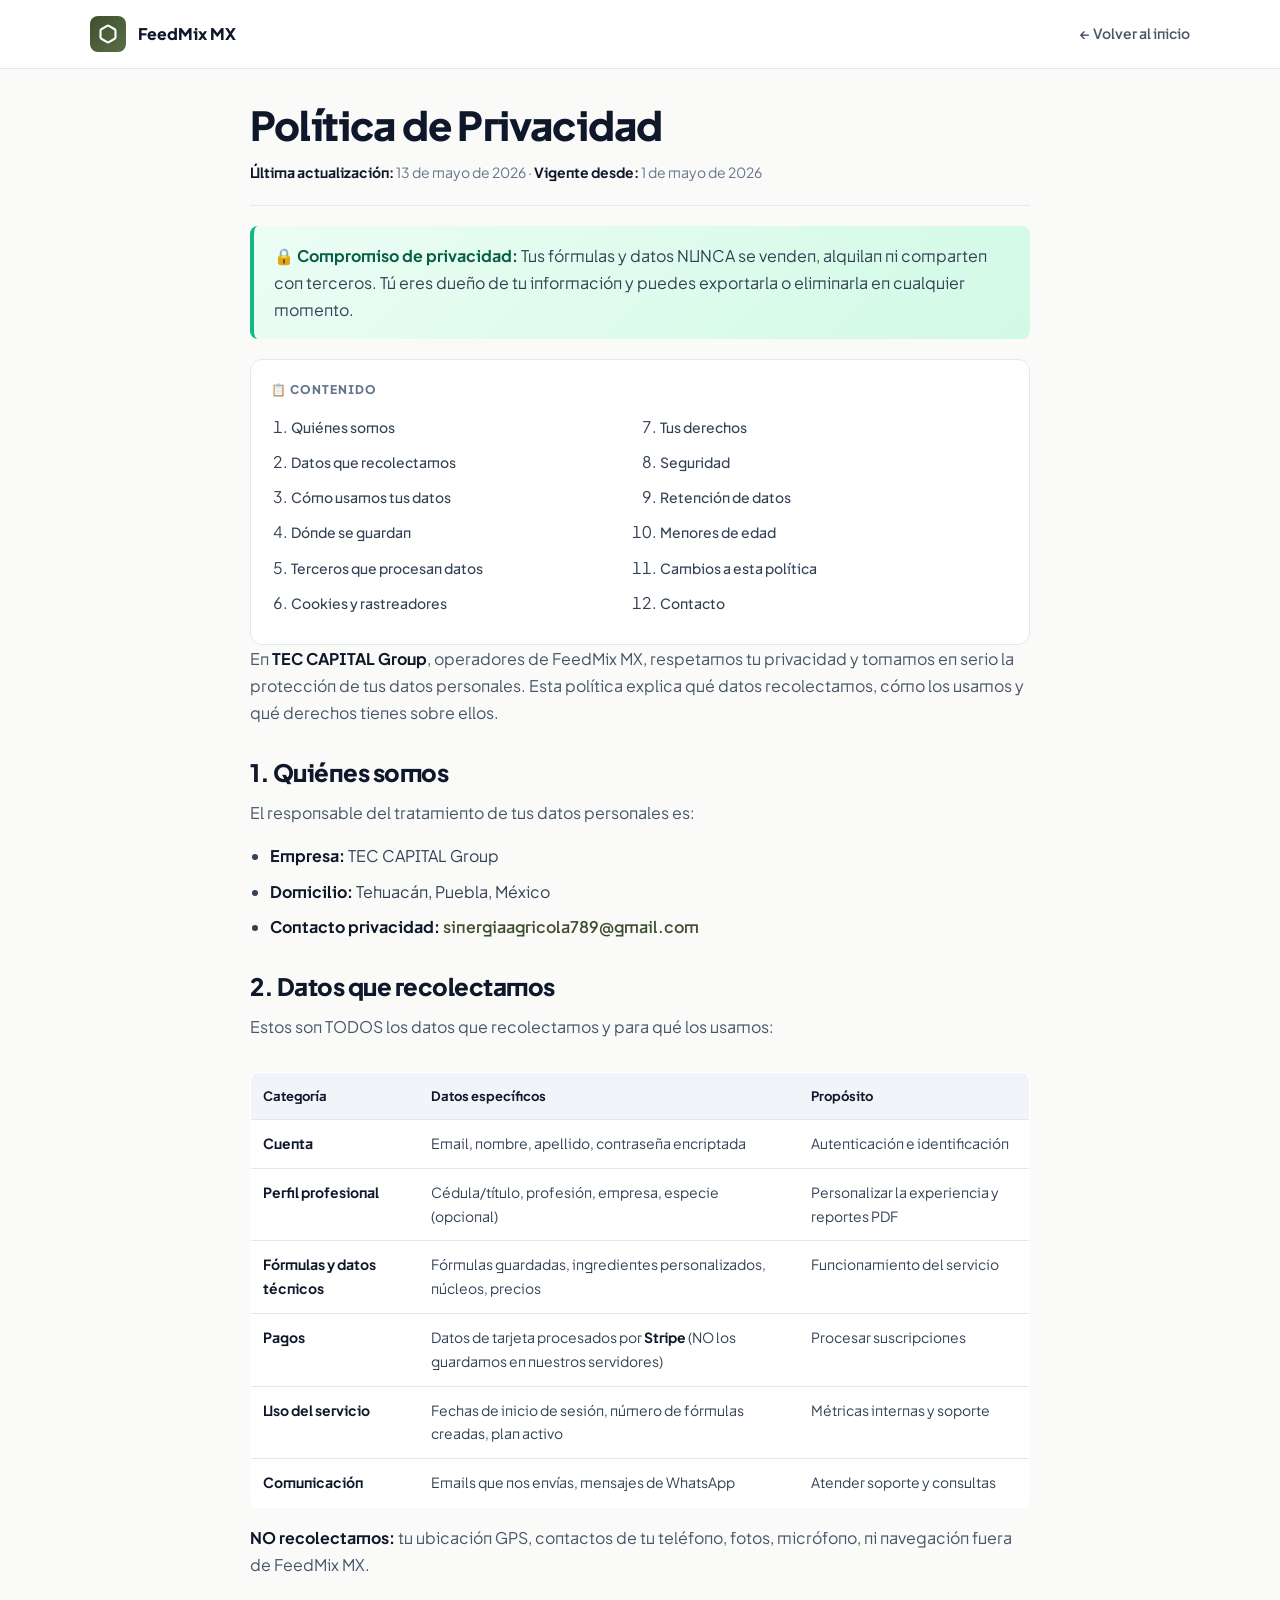
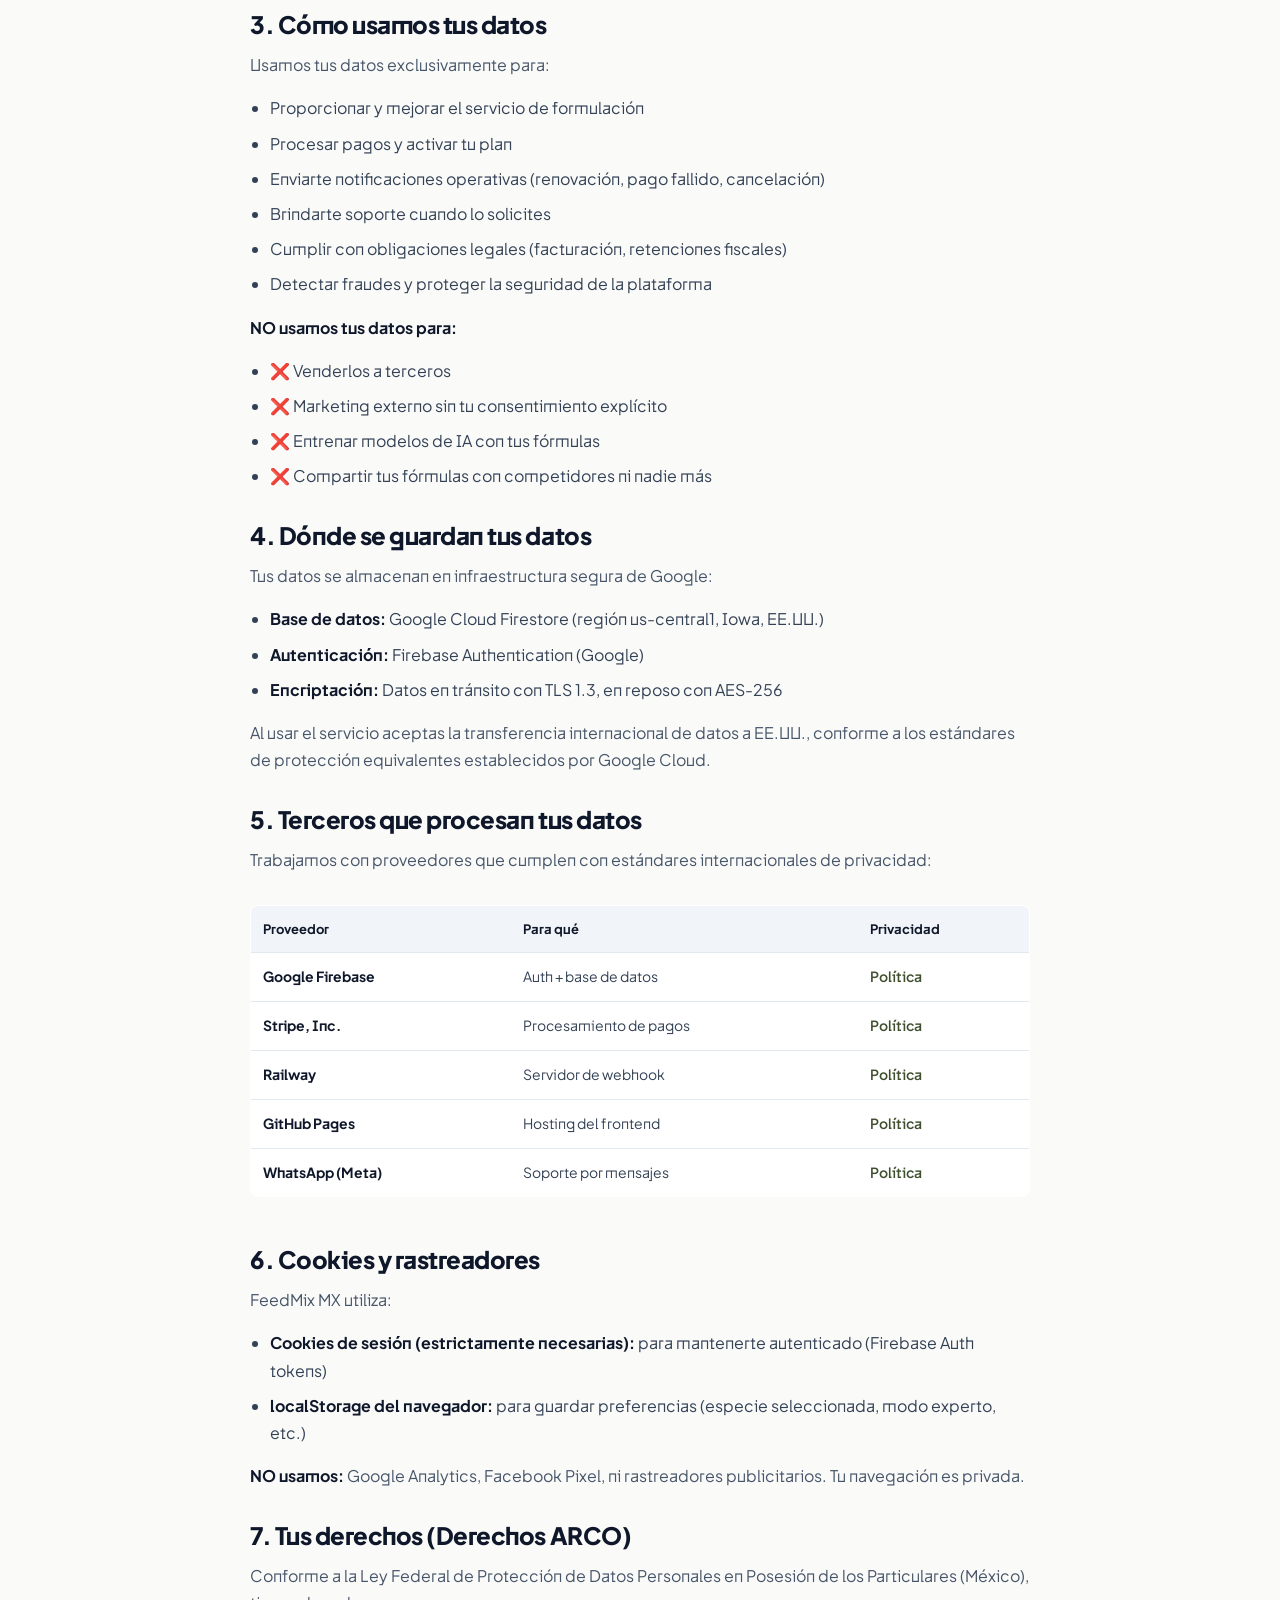
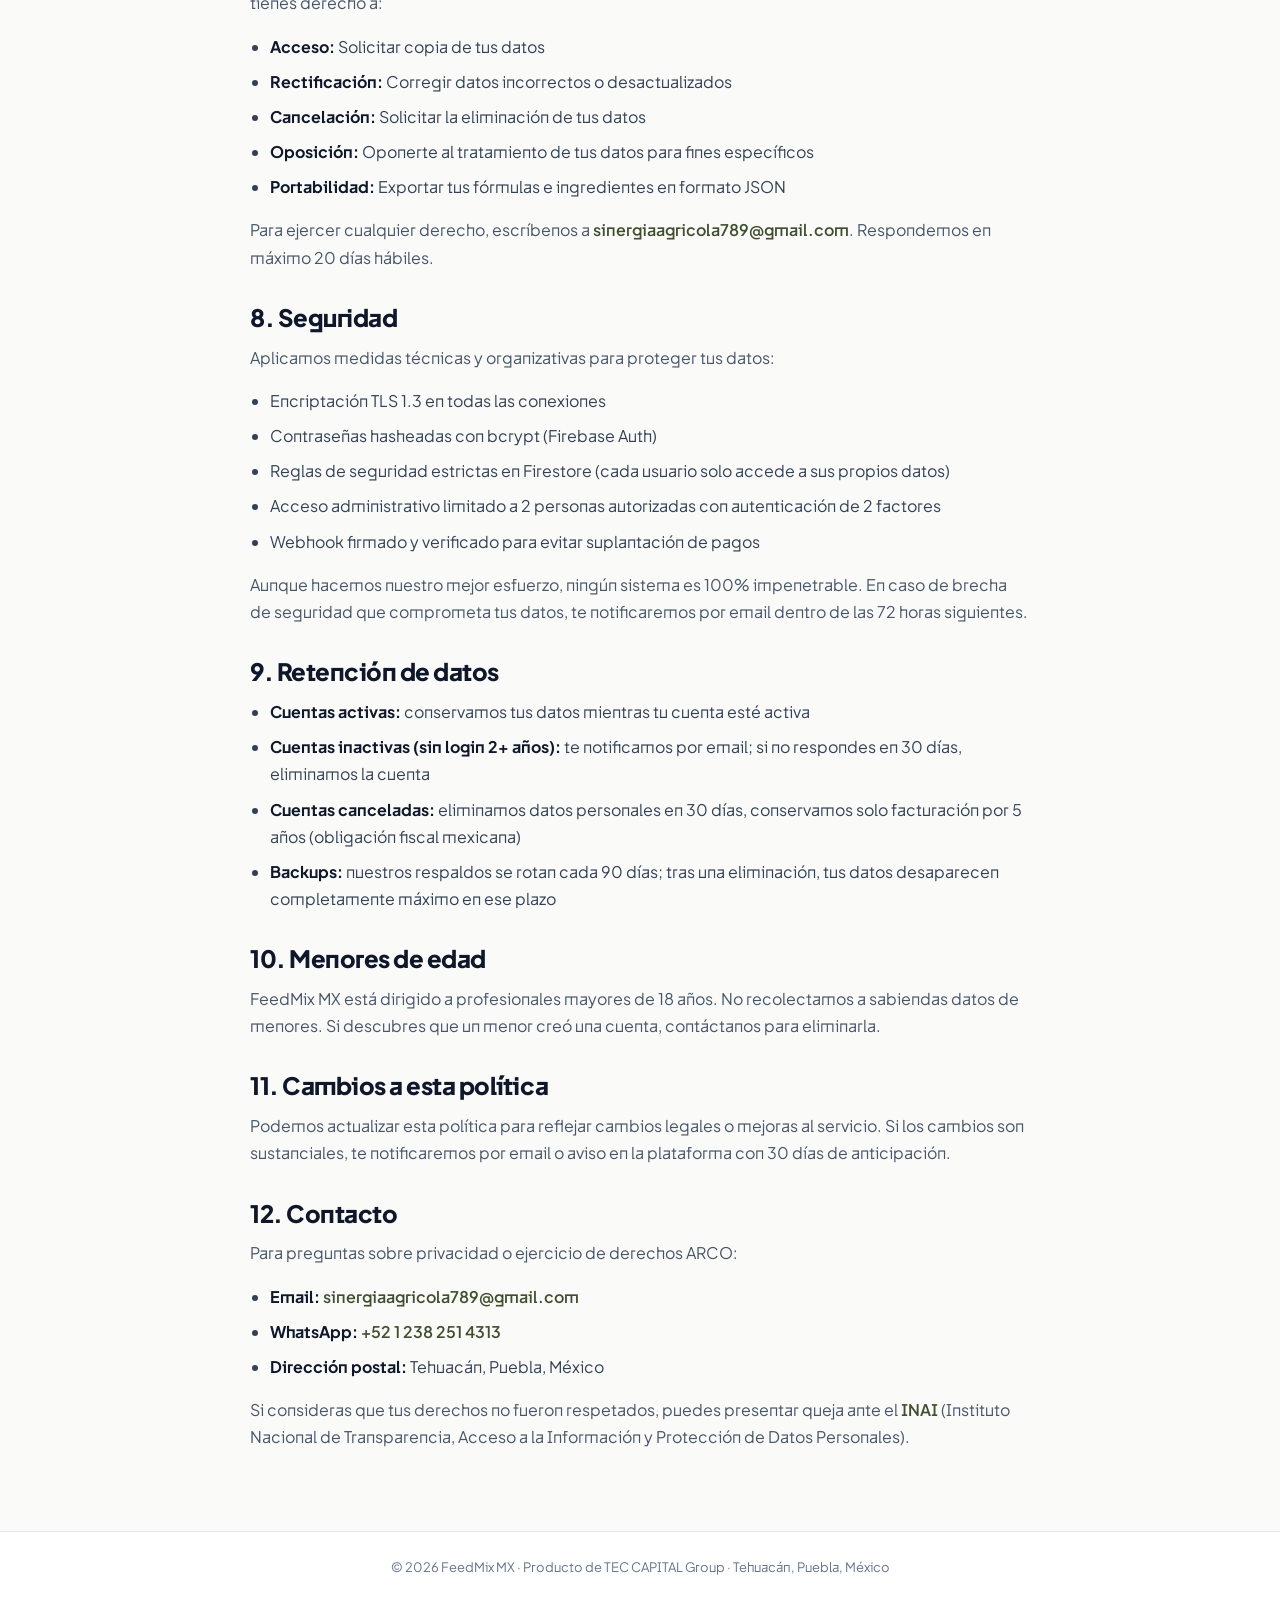
<file: privacidad.html>
<!DOCTYPE html>
<html lang="es">
<head>
  <meta charset="UTF-8">
  <meta name="viewport" content="width=device-width, initial-scale=1">
  <title>Política de Privacidad — FeedMix MX</title>
  <meta name="description" content="Política de privacidad de FeedMix MX, plataforma de formulación avícola de TEC CAPITAL Group">
  <link rel="icon" type="image/svg+xml" href="assets/favicon.svg">
  <link rel="preconnect" href="https://fonts.googleapis.com">
  <link rel="preconnect" href="https://fonts.gstatic.com" crossorigin>
  <link href="https://fonts.googleapis.com/css2?family=Plus+Jakarta+Sans:wght@400;500;600;700;800&display=swap" rel="stylesheet">
  <link rel="stylesheet" href="assets/shared.css">
  <style>
    body { background: #FAFAF9; font-family: 'Plus Jakarta Sans', system-ui, sans-serif; line-height: 1.7; color: var(--neutral-700); }
    .legal-nav { background: white; border-bottom: 1px solid var(--neutral-200); padding: var(--space-4) 0; position: sticky; top: 0; z-index: 10; }
    .legal-nav-inner { max-width: 1140px; margin: 0 auto; padding: 0 var(--space-5); display: flex; align-items: center; justify-content: space-between; }
    .legal-brand { display: flex; align-items: center; gap: var(--space-3); text-decoration: none; color: var(--neutral-900); font-weight: 800; }
    .legal-brand-icon { width: 36px; height: 36px; background: linear-gradient(135deg, var(--primary) 0%, var(--primary-light) 100%); border-radius: 8px; display: grid; place-items: center; }
    .legal-back { color: var(--neutral-600); text-decoration: none; font-size: 0.875rem; font-weight: 600; }
    .legal-back:hover { color: var(--primary); }
    .legal-container { max-width: 820px; margin: 0 auto; padding: var(--space-8) var(--space-5); }
    .legal-title { font-size: 2.5rem; font-weight: 800; color: var(--neutral-900); margin-bottom: var(--space-3); letter-spacing: -0.02em; }
    .legal-meta { color: var(--neutral-500); font-size: 0.875rem; margin-bottom: var(--space-7); padding-bottom: var(--space-5); border-bottom: 1px solid var(--neutral-200); }
    .legal-container h2 { font-size: 1.5rem; font-weight: 800; color: var(--neutral-900); margin-top: var(--space-8); margin-bottom: var(--space-3); }
    .legal-container h3 { font-size: 1.0625rem; font-weight: 700; color: var(--neutral-800); margin-top: var(--space-5); margin-bottom: var(--space-2); }
    .legal-container p { margin-bottom: var(--space-4); }
    .legal-container ul, .legal-container ol { margin: var(--space-3) 0 var(--space-4) var(--space-5); }
    .legal-container li { margin-bottom: var(--space-2); }
    .legal-container strong { color: var(--neutral-900); }
    .legal-container a { color: var(--primary); font-weight: 600; }
    .legal-toc { background: white; border: 1px solid var(--neutral-200); border-radius: 12px; padding: var(--space-5); margin-bottom: var(--space-7); }
    .legal-toc-title { font-size: 0.75rem; font-weight: 800; letter-spacing: 0.08em; color: var(--neutral-500); text-transform: uppercase; margin-bottom: var(--space-3); }
    .legal-toc ol { margin: 0; padding-left: var(--space-5); columns: 2; column-gap: var(--space-5); }
    @media (max-width: 720px) { .legal-toc ol { columns: 1; } .legal-title { font-size: 1.875rem; } }
    .legal-toc a { color: var(--neutral-700); text-decoration: none; font-size: 0.875rem; font-weight: 500; }
    .legal-toc a:hover { color: var(--primary); }
    .legal-highlight { background: linear-gradient(135deg, #ECFDF5 0%, #D1FAE5 100%); border-left: 4px solid #10B981; padding: var(--space-4) var(--space-5); border-radius: 8px; margin: var(--space-5) 0; }
    .legal-highlight strong { color: #065F46; }
    .data-table { width: 100%; border-collapse: collapse; margin: var(--space-4) 0; background: white; border-radius: 8px; overflow: hidden; border: 1px solid var(--neutral-200); }
    .data-table th { background: var(--neutral-100); color: var(--neutral-900); padding: var(--space-3); text-align: left; font-weight: 700; font-size: 0.8125rem; }
    .data-table td { padding: var(--space-3); border-top: 1px solid var(--neutral-200); font-size: 0.875rem; vertical-align: top; }
    .legal-footer { background: white; border-top: 1px solid var(--neutral-200); padding: var(--space-6) 0; margin-top: var(--space-8); text-align: center; color: var(--neutral-500); font-size: 0.8125rem; }
  </style>
</head>
<body>
  <nav class="legal-nav">
    <div class="legal-nav-inner">
      <a href="index.html" class="legal-brand">
        <div class="legal-brand-icon"><svg width="20" height="20" viewBox="0 0 24 24" fill="none" stroke="white" stroke-width="2.5" stroke-linecap="round" stroke-linejoin="round"><path d="M21 16V8a2 2 0 0 0-1-1.73l-7-4a2 2 0 0 0-2 0l-7 4A2 2 0 0 0 3 8v8a2 2 0 0 0 1 1.73l7 4a2 2 0 0 0 2 0l7-4A2 2 0 0 0 21 16z"/></svg></div>
        <span>FeedMix MX</span>
      </a>
      <a href="index.html" class="legal-back">← Volver al inicio</a>
    </div>
  </nav>

  <main class="legal-container">
    <h1 class="legal-title">Política de Privacidad</h1>
    <div class="legal-meta"><strong>Última actualización:</strong> 13 de mayo de 2026 · <strong>Vigente desde:</strong> 1 de mayo de 2026</div>

    <div class="legal-highlight">
      <strong>🔒 Compromiso de privacidad:</strong> Tus fórmulas y datos NUNCA se venden, alquilan ni comparten con terceros. Tú eres dueño de tu información y puedes exportarla o eliminarla en cualquier momento.
    </div>

    <div class="legal-toc">
      <div class="legal-toc-title">📋 Contenido</div>
      <ol>
        <li><a href="#quienes-somos">Quiénes somos</a></li>
        <li><a href="#datos-recolectados">Datos que recolectamos</a></li>
        <li><a href="#como-usamos">Cómo usamos tus datos</a></li>
        <li><a href="#donde-guardamos">Dónde se guardan</a></li>
        <li><a href="#terceros">Terceros que procesan datos</a></li>
        <li><a href="#cookies">Cookies y rastreadores</a></li>
        <li><a href="#tus-derechos">Tus derechos</a></li>
        <li><a href="#seguridad">Seguridad</a></li>
        <li><a href="#retencion">Retención de datos</a></li>
        <li><a href="#menores">Menores de edad</a></li>
        <li><a href="#cambios">Cambios a esta política</a></li>
        <li><a href="#contacto">Contacto</a></li>
      </ol>
    </div>

    <p>En <strong>TEC CAPITAL Group</strong>, operadores de FeedMix MX, respetamos tu privacidad y tomamos en serio la protección de tus datos personales. Esta política explica qué datos recolectamos, cómo los usamos y qué derechos tienes sobre ellos.</p>

    <h2 id="quienes-somos">1. Quiénes somos</h2>
    <p>El responsable del tratamiento de tus datos personales es:</p>
    <ul>
      <li><strong>Empresa:</strong> TEC CAPITAL Group</li>
      <li><strong>Domicilio:</strong> Tehuacán, Puebla, México</li>
      <li><strong>Contacto privacidad:</strong> <a href="mailto:sinergiaagricola789@gmail.com">sinergiaagricola789@gmail.com</a></li>
    </ul>

    <h2 id="datos-recolectados">2. Datos que recolectamos</h2>
    <p>Estos son TODOS los datos que recolectamos y para qué los usamos:</p>

    <div style="overflow-x:auto; -webkit-overflow-scrolling:touch;">
    <table class="data-table">
      <thead>
        <tr><th>Categoría</th><th>Datos específicos</th><th>Propósito</th></tr>
      </thead>
      <tbody>
        <tr>
          <td><strong>Cuenta</strong></td>
          <td>Email, nombre, apellido, contraseña encriptada</td>
          <td>Autenticación e identificación</td>
        </tr>
        <tr>
          <td><strong>Perfil profesional</strong></td>
          <td>Cédula/título, profesión, empresa, especie (opcional)</td>
          <td>Personalizar la experiencia y reportes PDF</td>
        </tr>
        <tr>
          <td><strong>Fórmulas y datos técnicos</strong></td>
          <td>Fórmulas guardadas, ingredientes personalizados, núcleos, precios</td>
          <td>Funcionamiento del servicio</td>
        </tr>
        <tr>
          <td><strong>Pagos</strong></td>
          <td>Datos de tarjeta procesados por <strong>Stripe</strong> (NO los guardamos en nuestros servidores)</td>
          <td>Procesar suscripciones</td>
        </tr>
        <tr>
          <td><strong>Uso del servicio</strong></td>
          <td>Fechas de inicio de sesión, número de fórmulas creadas, plan activo</td>
          <td>Métricas internas y soporte</td>
        </tr>
        <tr>
          <td><strong>Comunicación</strong></td>
          <td>Emails que nos envías, mensajes de WhatsApp</td>
          <td>Atender soporte y consultas</td>
        </tr>
      </tbody>
    </table>
    </div>

    <p><strong>NO recolectamos:</strong> tu ubicación GPS, contactos de tu teléfono, fotos, micrófono, ni navegación fuera de FeedMix MX.</p>

    <h2 id="como-usamos">3. Cómo usamos tus datos</h2>
    <p>Usamos tus datos exclusivamente para:</p>
    <ul>
      <li>Proporcionar y mejorar el servicio de formulación</li>
      <li>Procesar pagos y activar tu plan</li>
      <li>Enviarte notificaciones operativas (renovación, pago fallido, cancelación)</li>
      <li>Brindarte soporte cuando lo solicites</li>
      <li>Cumplir con obligaciones legales (facturación, retenciones fiscales)</li>
      <li>Detectar fraudes y proteger la seguridad de la plataforma</li>
    </ul>

    <p><strong>NO usamos tus datos para:</strong></p>
    <ul>
      <li>❌ Venderlos a terceros</li>
      <li>❌ Marketing externo sin tu consentimiento explícito</li>
      <li>❌ Entrenar modelos de IA con tus fórmulas</li>
      <li>❌ Compartir tus fórmulas con competidores ni nadie más</li>
    </ul>

    <h2 id="donde-guardamos">4. Dónde se guardan tus datos</h2>
    <p>Tus datos se almacenan en infraestructura segura de Google:</p>
    <ul>
      <li><strong>Base de datos:</strong> Google Cloud Firestore (región us-central1, Iowa, EE.UU.)</li>
      <li><strong>Autenticación:</strong> Firebase Authentication (Google)</li>
      <li><strong>Encriptación:</strong> Datos en tránsito con TLS 1.3, en reposo con AES-256</li>
    </ul>
    <p>Al usar el servicio aceptas la transferencia internacional de datos a EE.UU., conforme a los estándares de protección equivalentes establecidos por Google Cloud.</p>

    <h2 id="terceros">5. Terceros que procesan tus datos</h2>
    <p>Trabajamos con proveedores que cumplen con estándares internacionales de privacidad:</p>

    <div style="overflow-x:auto; -webkit-overflow-scrolling:touch;">
    <table class="data-table">
      <thead>
        <tr><th>Proveedor</th><th>Para qué</th><th>Privacidad</th></tr>
      </thead>
      <tbody>
        <tr>
          <td><strong>Google Firebase</strong></td>
          <td>Auth + base de datos</td>
          <td><a href="https://firebase.google.com/support/privacy" target="_blank">Política</a></td>
        </tr>
        <tr>
          <td><strong>Stripe, Inc.</strong></td>
          <td>Procesamiento de pagos</td>
          <td><a href="https://stripe.com/privacy" target="_blank">Política</a></td>
        </tr>
        <tr>
          <td><strong>Railway</strong></td>
          <td>Servidor de webhook</td>
          <td><a href="https://railway.app/legal/privacy" target="_blank">Política</a></td>
        </tr>
        <tr>
          <td><strong>GitHub Pages</strong></td>
          <td>Hosting del frontend</td>
          <td><a href="https://docs.github.com/en/site-policy/privacy-policies/github-privacy-statement" target="_blank">Política</a></td>
        </tr>
        <tr>
          <td><strong>WhatsApp (Meta)</strong></td>
          <td>Soporte por mensajes</td>
          <td><a href="https://www.whatsapp.com/legal/privacy-policy" target="_blank">Política</a></td>
        </tr>
      </tbody>
    </table>
    </div>

    <h2 id="cookies">6. Cookies y rastreadores</h2>
    <p>FeedMix MX utiliza:</p>
    <ul>
      <li><strong>Cookies de sesión (estrictamente necesarias):</strong> para mantenerte autenticado (Firebase Auth tokens)</li>
      <li><strong>localStorage del navegador:</strong> para guardar preferencias (especie seleccionada, modo experto, etc.)</li>
    </ul>
    <p><strong>NO usamos:</strong> Google Analytics, Facebook Pixel, ni rastreadores publicitarios. Tu navegación es privada.</p>

    <h2 id="tus-derechos">7. Tus derechos (Derechos ARCO)</h2>
    <p>Conforme a la Ley Federal de Protección de Datos Personales en Posesión de los Particulares (México), tienes derecho a:</p>
    <ul>
      <li><strong>Acceso:</strong> Solicitar copia de tus datos</li>
      <li><strong>Rectificación:</strong> Corregir datos incorrectos o desactualizados</li>
      <li><strong>Cancelación:</strong> Solicitar la eliminación de tus datos</li>
      <li><strong>Oposición:</strong> Oponerte al tratamiento de tus datos para fines específicos</li>
      <li><strong>Portabilidad:</strong> Exportar tus fórmulas e ingredientes en formato JSON</li>
    </ul>
    <p>Para ejercer cualquier derecho, escríbenos a <a href="mailto:sinergiaagricola789@gmail.com">sinergiaagricola789@gmail.com</a>. Respondemos en máximo 20 días hábiles.</p>

    <h2 id="seguridad">8. Seguridad</h2>
    <p>Aplicamos medidas técnicas y organizativas para proteger tus datos:</p>
    <ul>
      <li>Encriptación TLS 1.3 en todas las conexiones</li>
      <li>Contraseñas hasheadas con bcrypt (Firebase Auth)</li>
      <li>Reglas de seguridad estrictas en Firestore (cada usuario solo accede a sus propios datos)</li>
      <li>Acceso administrativo limitado a 2 personas autorizadas con autenticación de 2 factores</li>
      <li>Webhook firmado y verificado para evitar suplantación de pagos</li>
    </ul>
    <p>Aunque hacemos nuestro mejor esfuerzo, ningún sistema es 100% impenetrable. En caso de brecha de seguridad que comprometa tus datos, te notificaremos por email dentro de las 72 horas siguientes.</p>

    <h2 id="retencion">9. Retención de datos</h2>
    <ul>
      <li><strong>Cuentas activas:</strong> conservamos tus datos mientras tu cuenta esté activa</li>
      <li><strong>Cuentas inactivas (sin login 2+ años):</strong> te notificamos por email; si no respondes en 30 días, eliminamos la cuenta</li>
      <li><strong>Cuentas canceladas:</strong> eliminamos datos personales en 30 días, conservamos solo facturación por 5 años (obligación fiscal mexicana)</li>
      <li><strong>Backups:</strong> nuestros respaldos se rotan cada 90 días; tras una eliminación, tus datos desaparecen completamente máximo en ese plazo</li>
    </ul>

    <h2 id="menores">10. Menores de edad</h2>
    <p>FeedMix MX está dirigido a profesionales mayores de 18 años. No recolectamos a sabiendas datos de menores. Si descubres que un menor creó una cuenta, contáctanos para eliminarla.</p>

    <h2 id="cambios">11. Cambios a esta política</h2>
    <p>Podemos actualizar esta política para reflejar cambios legales o mejoras al servicio. Si los cambios son sustanciales, te notificaremos por email o aviso en la plataforma con 30 días de anticipación.</p>

    <h2 id="contacto">12. Contacto</h2>
    <p>Para preguntas sobre privacidad o ejercicio de derechos ARCO:</p>
    <ul>
      <li><strong>Email:</strong> <a href="mailto:sinergiaagricola789@gmail.com">sinergiaagricola789@gmail.com</a></li>
      <li><strong>WhatsApp:</strong> <a href="https://wa.me/5212382514313">+52 1 238 251 4313</a></li>
      <li><strong>Dirección postal:</strong> Tehuacán, Puebla, México</li>
    </ul>

    <p>Si consideras que tus derechos no fueron respetados, puedes presentar queja ante el <a href="https://home.inai.org.mx" target="_blank">INAI</a> (Instituto Nacional de Transparencia, Acceso a la Información y Protección de Datos Personales).</p>
  </main>

  <footer class="legal-footer">
    © 2026 FeedMix MX · Producto de TEC CAPITAL Group · Tehuacán, Puebla, México
  </footer>
</body>
</html>
</file>
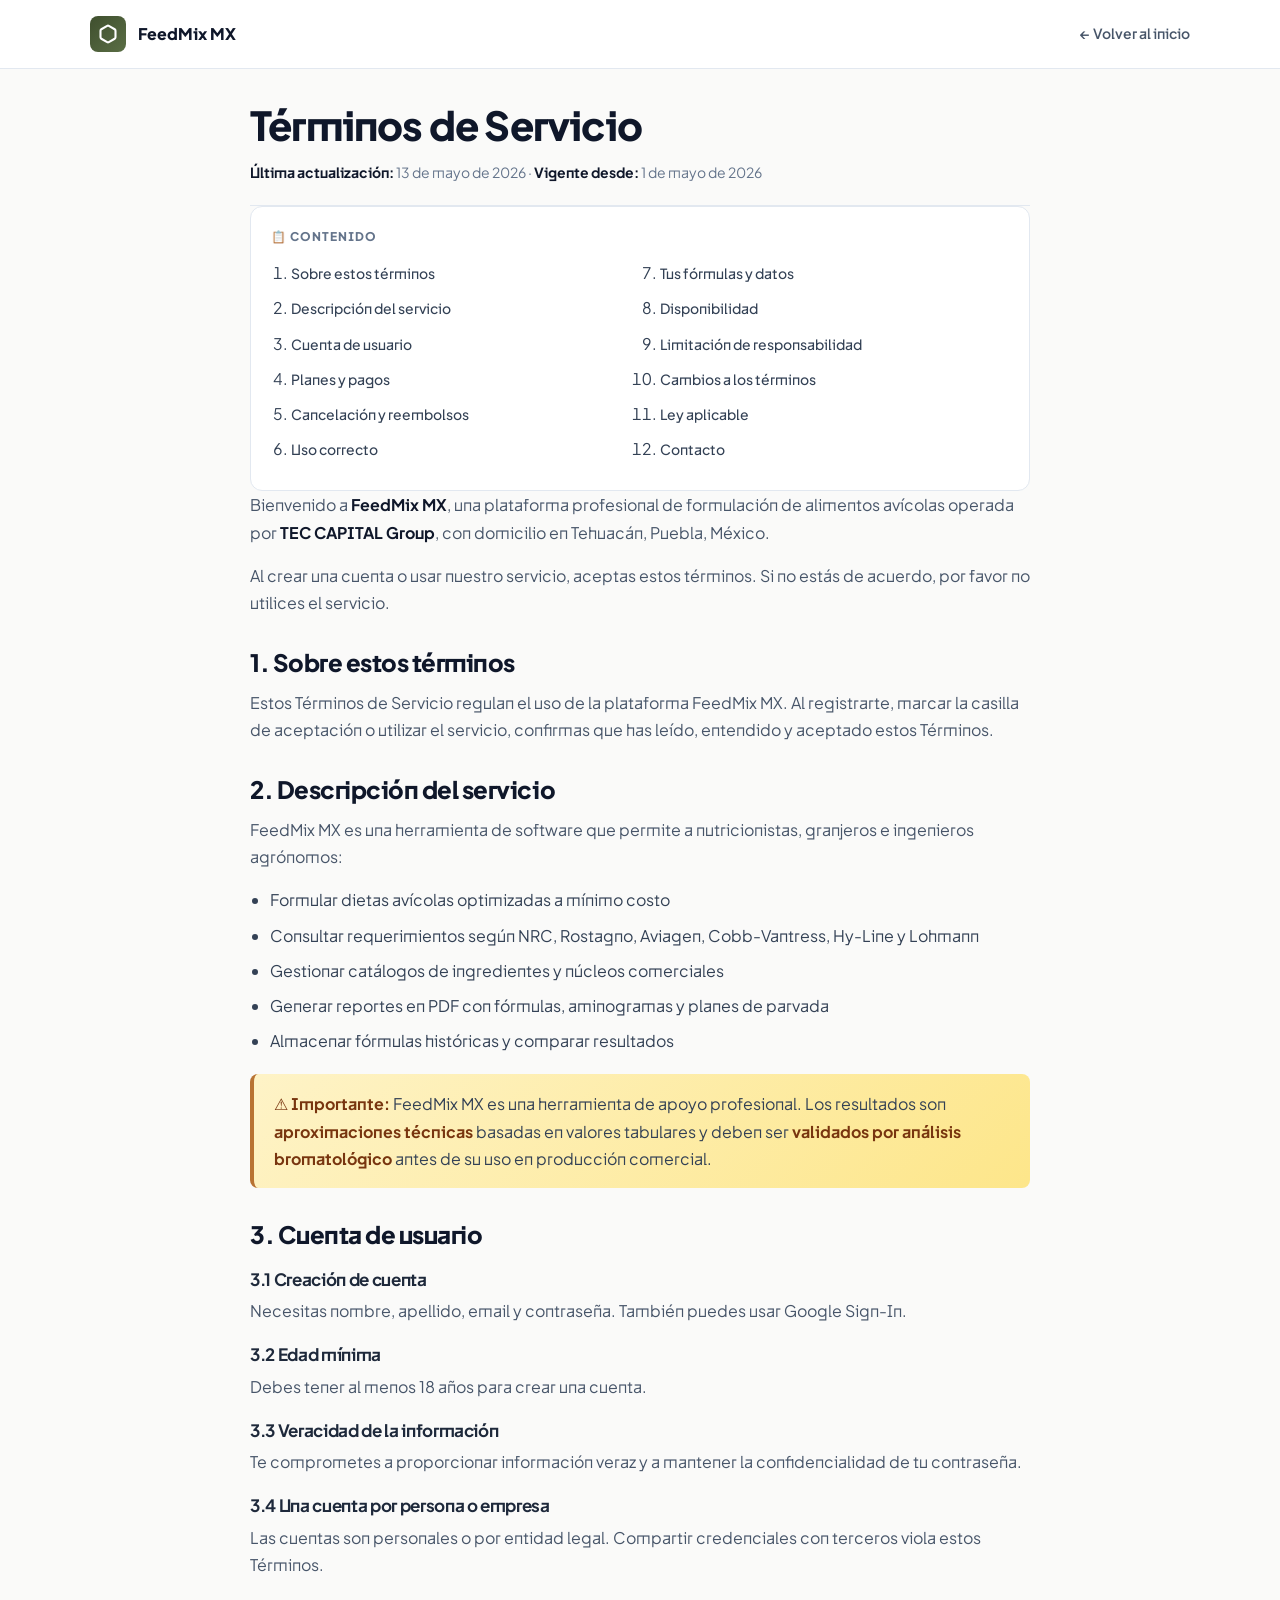
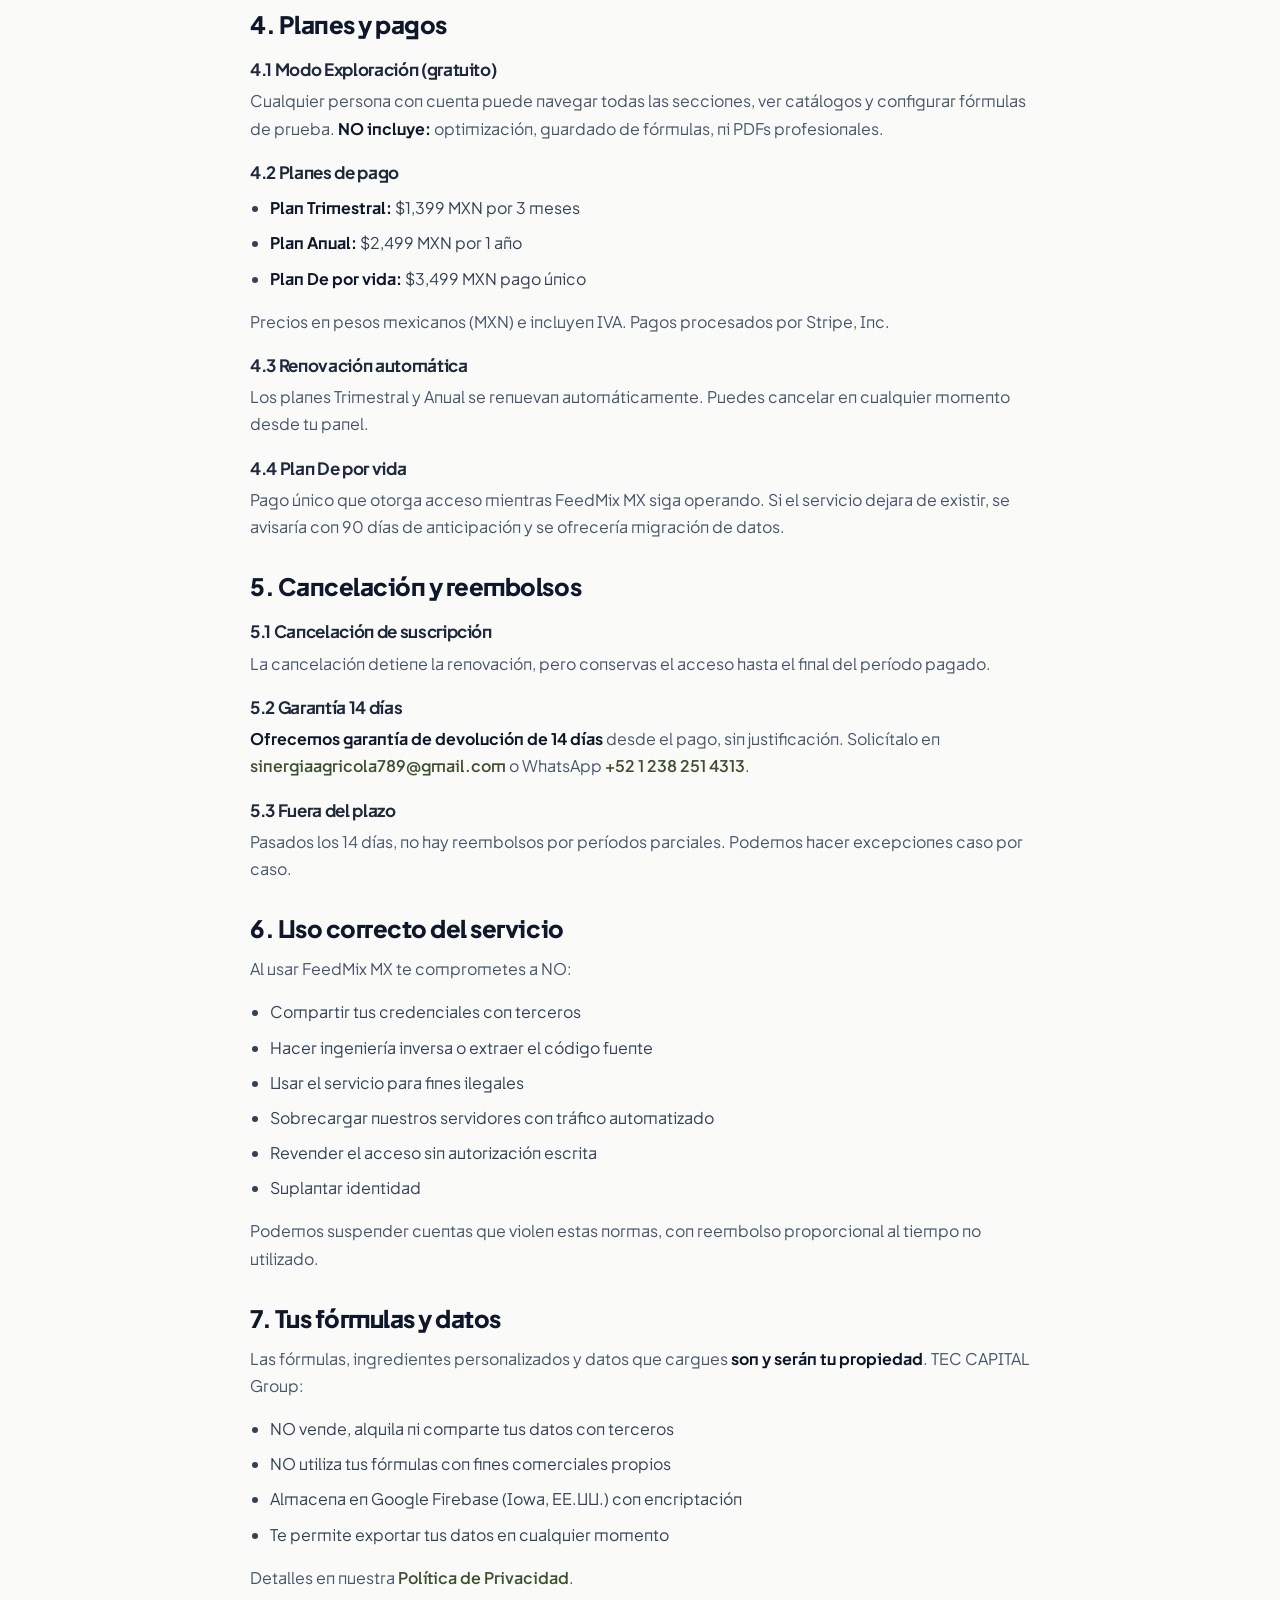
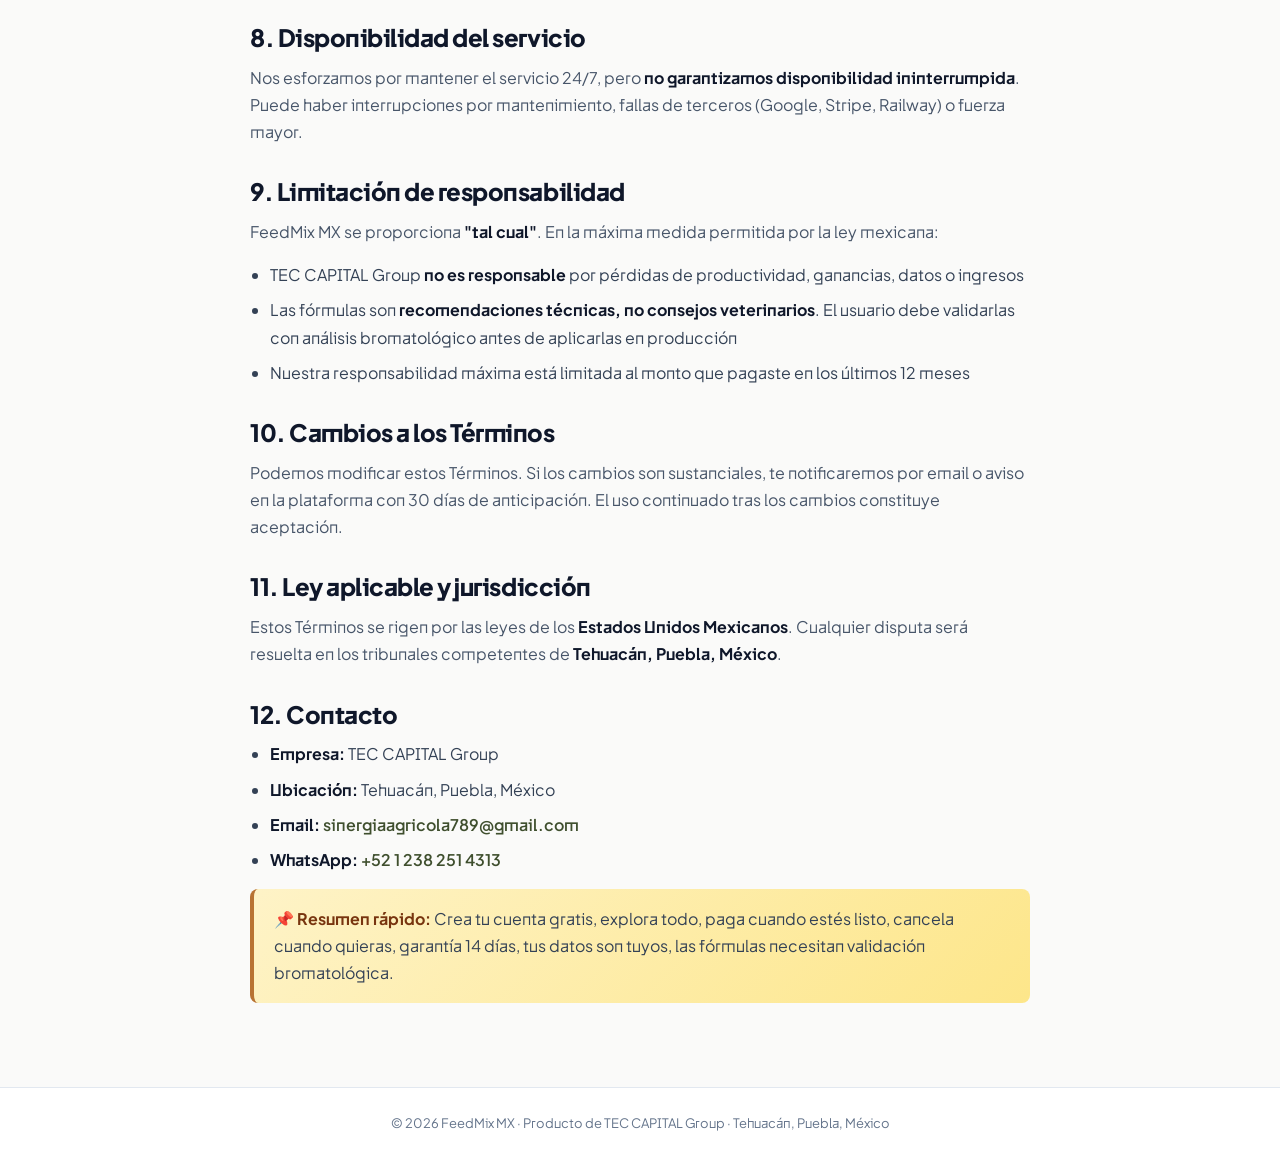
<file: terminos.html>
<!DOCTYPE html>
<html lang="es">
<head>
  <meta charset="UTF-8">
  <meta name="viewport" content="width=device-width, initial-scale=1">
  <title>Términos de Servicio — FeedMix MX</title>
  <meta name="description" content="Términos de servicio de FeedMix MX, plataforma de formulación avícola de TEC CAPITAL Group">
  <link rel="icon" type="image/svg+xml" href="assets/favicon.svg">
  <link rel="preconnect" href="https://fonts.googleapis.com">
  <link rel="preconnect" href="https://fonts.gstatic.com" crossorigin>
  <link href="https://fonts.googleapis.com/css2?family=Plus+Jakarta+Sans:wght@400;500;600;700;800&display=swap" rel="stylesheet">
  <link rel="stylesheet" href="assets/shared.css">
  <style>
    body { background: #FAFAF9; font-family: 'Plus Jakarta Sans', system-ui, sans-serif; line-height: 1.7; color: var(--neutral-700); }
    .legal-nav { background: white; border-bottom: 1px solid var(--neutral-200); padding: var(--space-4) 0; position: sticky; top: 0; z-index: 10; }
    .legal-nav-inner { max-width: 1140px; margin: 0 auto; padding: 0 var(--space-5); display: flex; align-items: center; justify-content: space-between; }
    .legal-brand { display: flex; align-items: center; gap: var(--space-3); text-decoration: none; color: var(--neutral-900); font-weight: 800; }
    .legal-brand-icon { width: 36px; height: 36px; background: linear-gradient(135deg, var(--primary) 0%, var(--primary-light) 100%); border-radius: 8px; display: grid; place-items: center; }
    .legal-back { color: var(--neutral-600); text-decoration: none; font-size: 0.875rem; font-weight: 600; }
    .legal-back:hover { color: var(--primary); }
    .legal-container { max-width: 820px; margin: 0 auto; padding: var(--space-8) var(--space-5); }
    .legal-title { font-size: 2.5rem; font-weight: 800; color: var(--neutral-900); margin-bottom: var(--space-3); letter-spacing: -0.02em; }
    .legal-meta { color: var(--neutral-500); font-size: 0.875rem; margin-bottom: var(--space-7); padding-bottom: var(--space-5); border-bottom: 1px solid var(--neutral-200); }
    .legal-container h2 { font-size: 1.5rem; font-weight: 800; color: var(--neutral-900); margin-top: var(--space-8); margin-bottom: var(--space-3); }
    .legal-container h3 { font-size: 1.0625rem; font-weight: 700; color: var(--neutral-800); margin-top: var(--space-5); margin-bottom: var(--space-2); }
    .legal-container p { margin-bottom: var(--space-4); }
    .legal-container ul, .legal-container ol { margin: var(--space-3) 0 var(--space-4) var(--space-5); }
    .legal-container li { margin-bottom: var(--space-2); }
    .legal-container strong { color: var(--neutral-900); }
    .legal-container a { color: var(--primary); font-weight: 600; }
    .legal-toc { background: white; border: 1px solid var(--neutral-200); border-radius: 12px; padding: var(--space-5); margin-bottom: var(--space-7); }
    .legal-toc-title { font-size: 0.75rem; font-weight: 800; letter-spacing: 0.08em; color: var(--neutral-500); text-transform: uppercase; margin-bottom: var(--space-3); }
    .legal-toc ol { margin: 0; padding-left: var(--space-5); columns: 2; column-gap: var(--space-5); }
    @media (max-width: 720px) { .legal-toc ol { columns: 1; } .legal-title { font-size: 1.875rem; } }
    .legal-toc a { color: var(--neutral-700); text-decoration: none; font-size: 0.875rem; font-weight: 500; }
    .legal-toc a:hover { color: var(--primary); }
    .legal-highlight { background: linear-gradient(135deg, #FEF3C7 0%, #FDE68A 100%); border-left: 4px solid var(--accent); padding: var(--space-4) var(--space-5); border-radius: 8px; margin: var(--space-5) 0; }
    .legal-highlight strong { color: #78350F; }
    .legal-footer { background: white; border-top: 1px solid var(--neutral-200); padding: var(--space-6) 0; margin-top: var(--space-8); text-align: center; color: var(--neutral-500); font-size: 0.8125rem; }
  </style>
</head>
<body>
  <nav class="legal-nav">
    <div class="legal-nav-inner">
      <a href="index.html" class="legal-brand">
        <div class="legal-brand-icon"><svg width="20" height="20" viewBox="0 0 24 24" fill="none" stroke="white" stroke-width="2.5" stroke-linecap="round" stroke-linejoin="round"><path d="M21 16V8a2 2 0 0 0-1-1.73l-7-4a2 2 0 0 0-2 0l-7 4A2 2 0 0 0 3 8v8a2 2 0 0 0 1 1.73l7 4a2 2 0 0 0 2 0l7-4A2 2 0 0 0 21 16z"/></svg></div>
        <span>FeedMix MX</span>
      </a>
      <a href="index.html" class="legal-back">← Volver al inicio</a>
    </div>
  </nav>

  <main class="legal-container">
    <h1 class="legal-title">Términos de Servicio</h1>
    <div class="legal-meta"><strong>Última actualización:</strong> 13 de mayo de 2026 · <strong>Vigente desde:</strong> 1 de mayo de 2026</div>

    <div class="legal-toc">
      <div class="legal-toc-title">📋 Contenido</div>
      <ol>
        <li><a href="#sobre">Sobre estos términos</a></li>
        <li><a href="#servicio">Descripción del servicio</a></li>
        <li><a href="#cuenta">Cuenta de usuario</a></li>
        <li><a href="#planes">Planes y pagos</a></li>
        <li><a href="#cancelacion">Cancelación y reembolsos</a></li>
        <li><a href="#uso">Uso correcto</a></li>
        <li><a href="#datos">Tus fórmulas y datos</a></li>
        <li><a href="#disponibilidad">Disponibilidad</a></li>
        <li><a href="#limitacion">Limitación de responsabilidad</a></li>
        <li><a href="#cambios">Cambios a los términos</a></li>
        <li><a href="#ley">Ley aplicable</a></li>
        <li><a href="#contacto">Contacto</a></li>
      </ol>
    </div>

    <p>Bienvenido a <strong>FeedMix MX</strong>, una plataforma profesional de formulación de alimentos avícolas operada por <strong>TEC CAPITAL Group</strong>, con domicilio en Tehuacán, Puebla, México.</p>
    <p>Al crear una cuenta o usar nuestro servicio, aceptas estos términos. Si no estás de acuerdo, por favor no utilices el servicio.</p>

    <h2 id="sobre">1. Sobre estos términos</h2>
    <p>Estos Términos de Servicio regulan el uso de la plataforma FeedMix MX. Al registrarte, marcar la casilla de aceptación o utilizar el servicio, confirmas que has leído, entendido y aceptado estos Términos.</p>

    <h2 id="servicio">2. Descripción del servicio</h2>
    <p>FeedMix MX es una herramienta de software que permite a nutricionistas, granjeros e ingenieros agrónomos:</p>
    <ul>
      <li>Formular dietas avícolas optimizadas a mínimo costo</li>
      <li>Consultar requerimientos según NRC, Rostagno, Aviagen, Cobb-Vantress, Hy-Line y Lohmann</li>
      <li>Gestionar catálogos de ingredientes y núcleos comerciales</li>
      <li>Generar reportes en PDF con fórmulas, aminogramas y planes de parvada</li>
      <li>Almacenar fórmulas históricas y comparar resultados</li>
    </ul>

    <div class="legal-highlight">
      <strong>⚠️ Importante:</strong> FeedMix MX es una herramienta de apoyo profesional. Los resultados son <strong>aproximaciones técnicas</strong> basadas en valores tabulares y deben ser <strong>validados por análisis bromatológico</strong> antes de su uso en producción comercial.
    </div>

    <h2 id="cuenta">3. Cuenta de usuario</h2>
    <h3>3.1 Creación de cuenta</h3>
    <p>Necesitas nombre, apellido, email y contraseña. También puedes usar Google Sign-In.</p>
    <h3>3.2 Edad mínima</h3>
    <p>Debes tener al menos 18 años para crear una cuenta.</p>
    <h3>3.3 Veracidad de la información</h3>
    <p>Te comprometes a proporcionar información veraz y a mantener la confidencialidad de tu contraseña.</p>
    <h3>3.4 Una cuenta por persona o empresa</h3>
    <p>Las cuentas son personales o por entidad legal. Compartir credenciales con terceros viola estos Términos.</p>

    <h2 id="planes">4. Planes y pagos</h2>
    <h3>4.1 Modo Exploración (gratuito)</h3>
    <p>Cualquier persona con cuenta puede navegar todas las secciones, ver catálogos y configurar fórmulas de prueba. <strong>NO incluye:</strong> optimización, guardado de fórmulas, ni PDFs profesionales.</p>

    <h3>4.2 Planes de pago</h3>
    <ul>
      <li><strong>Plan Trimestral:</strong> $1,399 MXN por 3 meses</li>
      <li><strong>Plan Anual:</strong> $2,499 MXN por 1 año</li>
      <li><strong>Plan De por vida:</strong> $3,499 MXN pago único</li>
    </ul>
    <p>Precios en pesos mexicanos (MXN) e incluyen IVA. Pagos procesados por Stripe, Inc.</p>

    <h3>4.3 Renovación automática</h3>
    <p>Los planes Trimestral y Anual se renuevan automáticamente. Puedes cancelar en cualquier momento desde tu panel.</p>

    <h3>4.4 Plan De por vida</h3>
    <p>Pago único que otorga acceso mientras FeedMix MX siga operando. Si el servicio dejara de existir, se avisaría con 90 días de anticipación y se ofrecería migración de datos.</p>

    <h2 id="cancelacion">5. Cancelación y reembolsos</h2>
    <h3>5.1 Cancelación de suscripción</h3>
    <p>La cancelación detiene la renovación, pero conservas el acceso hasta el final del período pagado.</p>

    <h3>5.2 Garantía 14 días</h3>
    <p><strong>Ofrecemos garantía de devolución de 14 días</strong> desde el pago, sin justificación. Solicítalo en <a href="mailto:sinergiaagricola789@gmail.com">sinergiaagricola789@gmail.com</a> o WhatsApp <a href="https://wa.me/5212382514313">+52 1 238 251 4313</a>.</p>

    <h3>5.3 Fuera del plazo</h3>
    <p>Pasados los 14 días, no hay reembolsos por períodos parciales. Podemos hacer excepciones caso por caso.</p>

    <h2 id="uso">6. Uso correcto del servicio</h2>
    <p>Al usar FeedMix MX te comprometes a NO:</p>
    <ul>
      <li>Compartir tus credenciales con terceros</li>
      <li>Hacer ingeniería inversa o extraer el código fuente</li>
      <li>Usar el servicio para fines ilegales</li>
      <li>Sobrecargar nuestros servidores con tráfico automatizado</li>
      <li>Revender el acceso sin autorización escrita</li>
      <li>Suplantar identidad</li>
    </ul>
    <p>Podemos suspender cuentas que violen estas normas, con reembolso proporcional al tiempo no utilizado.</p>

    <h2 id="datos">7. Tus fórmulas y datos</h2>
    <p>Las fórmulas, ingredientes personalizados y datos que cargues <strong>son y serán tu propiedad</strong>. TEC CAPITAL Group:</p>
    <ul>
      <li>NO vende, alquila ni comparte tus datos con terceros</li>
      <li>NO utiliza tus fórmulas con fines comerciales propios</li>
      <li>Almacena en Google Firebase (Iowa, EE.UU.) con encriptación</li>
      <li>Te permite exportar tus datos en cualquier momento</li>
    </ul>
    <p>Detalles en nuestra <a href="privacidad.html">Política de Privacidad</a>.</p>

    <h2 id="disponibilidad">8. Disponibilidad del servicio</h2>
    <p>Nos esforzamos por mantener el servicio 24/7, pero <strong>no garantizamos disponibilidad ininterrumpida</strong>. Puede haber interrupciones por mantenimiento, fallas de terceros (Google, Stripe, Railway) o fuerza mayor.</p>

    <h2 id="limitacion">9. Limitación de responsabilidad</h2>
    <p>FeedMix MX se proporciona <strong>"tal cual"</strong>. En la máxima medida permitida por la ley mexicana:</p>
    <ul>
      <li>TEC CAPITAL Group <strong>no es responsable</strong> por pérdidas de productividad, ganancias, datos o ingresos</li>
      <li>Las fórmulas son <strong>recomendaciones técnicas, no consejos veterinarios</strong>. El usuario debe validarlas con análisis bromatológico antes de aplicarlas en producción</li>
      <li>Nuestra responsabilidad máxima está limitada al monto que pagaste en los últimos 12 meses</li>
    </ul>

    <h2 id="cambios">10. Cambios a los Términos</h2>
    <p>Podemos modificar estos Términos. Si los cambios son sustanciales, te notificaremos por email o aviso en la plataforma con 30 días de anticipación. El uso continuado tras los cambios constituye aceptación.</p>

    <h2 id="ley">11. Ley aplicable y jurisdicción</h2>
    <p>Estos Términos se rigen por las leyes de los <strong>Estados Unidos Mexicanos</strong>. Cualquier disputa será resuelta en los tribunales competentes de <strong>Tehuacán, Puebla, México</strong>.</p>

    <h2 id="contacto">12. Contacto</h2>
    <ul>
      <li><strong>Empresa:</strong> TEC CAPITAL Group</li>
      <li><strong>Ubicación:</strong> Tehuacán, Puebla, México</li>
      <li><strong>Email:</strong> <a href="mailto:sinergiaagricola789@gmail.com">sinergiaagricola789@gmail.com</a></li>
      <li><strong>WhatsApp:</strong> <a href="https://wa.me/5212382514313">+52 1 238 251 4313</a></li>
    </ul>

    <div class="legal-highlight" style="margin-top: var(--space-7);">
      <strong>📌 Resumen rápido:</strong> Crea tu cuenta gratis, explora todo, paga cuando estés listo, cancela cuando quieras, garantía 14 días, tus datos son tuyos, las fórmulas necesitan validación bromatológica.
    </div>
  </main>

  <footer class="legal-footer">
    © 2026 FeedMix MX · Producto de TEC CAPITAL Group · Tehuacán, Puebla, México
  </footer>
</body>
</html>
</file>
<file: assets/shared.css>
/* ============================================
   FeedMix MX — Sistema de diseño profesional
   Inspirado en Doctoralia: limpieza, confianza, espacio
   ============================================ */

:root {
  /* Paleta primaria: azul profesional profundo (confianza médica/técnica) */
  /* PALETA AGRO-TECH PREMIUM
     Inspirada en Climate FieldView — verde olivo profundo + cobre */
  --primary: #3F4F2E;        /* Verde olivo oscuro */
  --primary-dark: #2A3520;   /* Verde bosque profundo */
  --primary-light: #5A6E45;  /* Verde olivo medio */
  --primary-50: #F4F6F0;     /* Verde olivo crema */
  --primary-100: #E5EAD8;    /* Verde olivo claro */

  --accent: #B87333;          /* Cobre */
  --accent-dark: #8B5024;    /* Cobre oscuro */
  --accent-light: #D4925A;   /* Cobre claro */

  --success: #4F7C2A;         /* Verde tierra (más cálido que esmeralda) */
  --success-light: #DCE9C8;

  /* Estados */
  --danger: #EF4444;
  --danger-light: #FEE2E2;
  --warning: #B87333;
  --info: #5A6E45;

  /* Neutros */
  --neutral-0: #FFFFFF;
  --neutral-50: #F8FAFC;
  --neutral-100: #F1F5F9;
  --neutral-200: #E2E8F0;
  --neutral-300: #CBD5E1;
  --neutral-400: #94A3B8;
  --neutral-500: #64748B;
  --neutral-600: #475569;
  --neutral-700: #334155;
  --neutral-800: #1E293B;
  --neutral-900: #0F172A;

  /* Tipografía */
  --font-display: 'Plus Jakarta Sans', system-ui, sans-serif;
  --font-body: 'Plus Jakarta Sans', system-ui, sans-serif;
  --font-mono: 'JetBrains Mono', 'Courier New', monospace;

  /* Espaciado escala 4 */
  --space-1: 0.25rem;
  --space-2: 0.5rem;
  --space-3: 0.75rem;
  --space-4: 1rem;
  --space-5: 1.25rem;
  --space-6: 1.5rem;
  --space-8: 2rem;
  --space-10: 2.5rem;
  --space-12: 3rem;
  --space-16: 4rem;
  --space-20: 5rem;
  --space-24: 6rem;

  /* Radios */
  --radius-sm: 6px;
  --radius: 10px;
  --radius-lg: 16px;
  --radius-xl: 24px;
  --radius-full: 9999px;

  /* Sombras tipo Doctoralia: muy sutiles */
  --shadow-xs: 0 1px 2px rgba(15, 52, 87, 0.04);
  --shadow-sm: 0 1px 3px rgba(15, 52, 87, 0.06), 0 1px 2px rgba(15, 52, 87, 0.04);
  --shadow: 0 4px 12px rgba(15, 52, 87, 0.06), 0 2px 4px rgba(15, 52, 87, 0.04);
  --shadow-md: 0 8px 24px rgba(15, 52, 87, 0.08), 0 4px 8px rgba(15, 52, 87, 0.04);
  --shadow-lg: 0 16px 40px rgba(15, 52, 87, 0.10), 0 8px 16px rgba(15, 52, 87, 0.06);
  --shadow-focus: 0 0 0 4px rgba(46, 107, 168, 0.18);

  /* Transiciones */
  --transition: 180ms cubic-bezier(0.4, 0, 0.2, 1);
  --transition-slow: 320ms cubic-bezier(0.4, 0, 0.2, 1);
}

/* ============================================
   RESET + BASE
   ============================================ */

*, *::before, *::after {
  box-sizing: border-box;
  margin: 0;
  padding: 0;
}

html {
  scroll-behavior: smooth;
  -webkit-text-size-adjust: 100%;
}

body {
  font-family: var(--font-body);
  font-size: 16px;
  line-height: 1.6;
  color: var(--neutral-800);
  background: var(--neutral-0);
  -webkit-font-smoothing: antialiased;
  -moz-osx-font-smoothing: grayscale;
  font-feature-settings: 'cv11', 'ss01';
}

img, svg, video {
  display: block;
  max-width: 100%;
  height: auto;
}

button, input, select, textarea {
  font: inherit;
  color: inherit;
}

button {
  cursor: pointer;
  background: none;
  border: none;
}

a {
  color: var(--primary);
  text-decoration: none;
  transition: color var(--transition);
}

a:hover {
  color: var(--primary-dark);
}

/* ============================================
   TIPOGRAFÍA
   ============================================ */

h1, h2, h3, h4, h5, h6 {
  font-family: var(--font-display);
  font-weight: 700;
  line-height: 1.2;
  letter-spacing: -0.02em;
  color: var(--neutral-900);
}

h1 { font-size: clamp(2rem, 4vw + 1rem, 3.5rem); font-weight: 800; letter-spacing: -0.03em; }
h2 { font-size: clamp(1.75rem, 2.5vw + 1rem, 2.5rem); }
h3 { font-size: clamp(1.375rem, 1.5vw + 0.75rem, 1.75rem); }
h4 { font-size: 1.25rem; }
h5 { font-size: 1.125rem; }
h6 { font-size: 1rem; }

p { color: var(--neutral-600); }

.eyebrow {
  display: inline-block;
  font-size: 0.8125rem;
  font-weight: 700;
  letter-spacing: 0.08em;
  text-transform: uppercase;
  color: var(--primary);
  margin-bottom: var(--space-3);
}

.lead {
  font-size: clamp(1.0625rem, 0.6vw + 0.9rem, 1.25rem);
  line-height: 1.6;
  color: var(--neutral-600);
}

/* ============================================
   LAYOUT
   ============================================ */

.container {
  width: 100%;
  max-width: 1200px;
  margin: 0 auto;
  padding: 0 var(--space-6);
}

.container-narrow { max-width: 880px; }
.container-wide { max-width: 1360px; }

section {
  padding: var(--space-20) 0;
}

@media (max-width: 768px) {
  section { padding: var(--space-12) 0; }
}

/* ============================================
   NAVBAR
   ============================================ */

.navbar {
  position: sticky;
  top: 0;
  z-index: 100;
  background: rgba(255, 255, 255, 0.92);
  backdrop-filter: saturate(180%) blur(12px);
  -webkit-backdrop-filter: saturate(180%) blur(12px);
  border-bottom: 1px solid var(--neutral-200);
}

.navbar-inner {
  display: flex;
  align-items: center;
  justify-content: space-between;
  height: 72px;
  max-width: 1360px;
  margin: 0 auto;
  padding: 0 var(--space-6);
}

.brand {
  display: flex;
  align-items: center;
  gap: var(--space-3);
  font-family: var(--font-display);
  font-weight: 800;
  font-size: 1.25rem;
  letter-spacing: -0.02em;
  color: var(--neutral-900);
}

.brand-mark {
  width: 36px;
  height: 36px;
  border-radius: var(--radius);
  background: linear-gradient(135deg, var(--primary) 0%, var(--primary-light) 100%);
  display: grid;
  place-items: center;
  color: white;
  font-weight: 800;
  font-size: 1rem;
  box-shadow: var(--shadow-sm);
}

.brand-mark svg { width: 22px; height: 22px; }

.brand-name { display: flex; flex-direction: column; line-height: 1.1; }
.brand-name small {
  font-size: 0.6875rem;
  font-weight: 600;
  color: var(--neutral-500);
  letter-spacing: 0.04em;
  text-transform: uppercase;
}

.nav-links {
  display: flex;
  align-items: center;
  gap: var(--space-8);
  list-style: none;
}

.nav-links a {
  color: var(--neutral-700);
  font-weight: 500;
  font-size: 0.9375rem;
}

.nav-links a:hover { color: var(--primary); }

.nav-cta {
  display: flex;
  align-items: center;
  gap: var(--space-3);
}

/* Hamburguesa marketing (index.html) — checkbox hack, sin JS. Oculta en desktop. */
.nav-hamburger { display: none; }
.nav-toggle-checkbox { display: none; }

@media (max-width: 900px) {
  /* Botón hamburguesa visible solo en móvil */
  .nav-hamburger {
    display: inline-flex;
    align-items: center;
    justify-content: center;
    width: 42px;
    height: 42px;
    margin-left: auto;
    border: 1px solid var(--neutral-200);
    border-radius: var(--radius);
    background: white;
    color: var(--neutral-700);
    cursor: pointer;
    flex-shrink: 0;
  }
  .nav-hamburger svg { width: 22px; height: 22px; }

  /* En vez de ocultarse, .nav-links se despliega como dropdown bajo el navbar */
  .navbar-inner { position: relative; gap: var(--space-3); }
  .nav-links {
    display: none;
    position: absolute;
    top: 100%;
    left: 0;
    right: 0;
    flex-direction: column;
    align-items: stretch;
    gap: 0;
    background: white;
    border-bottom: 1px solid var(--neutral-200);
    box-shadow: 0 12px 32px rgba(0, 0, 0, 0.12);
    padding: var(--space-2) var(--space-6) var(--space-4);
  }
  .nav-toggle-checkbox:checked ~ .nav-links { display: flex; }
  .nav-links li { width: 100%; }
  .nav-links a {
    display: block;
    padding: var(--space-3) 0;
    border-bottom: 1px solid var(--neutral-100);
  }
}

/* ============================================
   BOTONES
   ============================================ */

.btn {
  display: inline-flex;
  align-items: center;
  justify-content: center;
  gap: var(--space-2);
  padding: 0.75rem 1.5rem;
  border-radius: var(--radius);
  font-family: var(--font-display);
  font-weight: 600;
  font-size: 0.9375rem;
  letter-spacing: -0.01em;
  text-decoration: none;
  border: 1.5px solid transparent;
  transition: all var(--transition);
  white-space: nowrap;
  cursor: pointer;
}

.btn:focus-visible {
  outline: none;
  box-shadow: var(--shadow-focus);
}

.btn-primary {
  background: var(--primary);
  color: white;
  box-shadow: var(--shadow-sm);
}

.btn-primary:hover {
  background: var(--primary-dark);
  color: white;
  box-shadow: var(--shadow-md);
  transform: translateY(-1px);
}

.btn-accent {
  background: var(--accent);
  color: var(--neutral-900);
  box-shadow: 0 4px 12px rgba(245, 158, 11, 0.3);
}

.btn-accent:hover {
  background: var(--accent-dark);
  color: var(--neutral-900);
  transform: translateY(-1px);
  box-shadow: 0 8px 20px rgba(245, 158, 11, 0.4);
}

.btn-ghost {
  background: transparent;
  color: var(--neutral-700);
  border-color: var(--neutral-200);
}

.btn-ghost:hover {
  background: var(--neutral-50);
  color: var(--neutral-900);
  border-color: var(--neutral-300);
}

.btn-outline {
  background: transparent;
  color: var(--primary);
  border-color: var(--primary);
}

.btn-outline:hover {
  background: var(--primary);
  color: white;
}

.btn-sm { padding: 0.5rem 1rem; font-size: 0.875rem; }
.btn-lg { padding: 1rem 2rem; font-size: 1rem; }

.btn-block { width: 100%; }

/* ============================================
   CARDS
   ============================================ */

.card {
  background: white;
  border: 1px solid var(--neutral-200);
  border-radius: var(--radius-lg);
  padding: var(--space-6);
  transition: all var(--transition);
}

.card:hover {
  border-color: var(--neutral-300);
  box-shadow: var(--shadow-md);
}

.card-elevated {
  background: white;
  border-radius: var(--radius-lg);
  padding: var(--space-6);
  box-shadow: var(--shadow);
  border: 1px solid var(--neutral-100);
}

/* ============================================
   FORMS
   ============================================ */

.form-group { margin-bottom: var(--space-5); }

.form-label {
  display: block;
  font-weight: 600;
  font-size: 0.875rem;
  color: var(--neutral-700);
  margin-bottom: var(--space-2);
}

.form-input,
.form-select,
.form-textarea {
  width: 100%;
  padding: 0.75rem 1rem;
  border: 1.5px solid var(--neutral-200);
  border-radius: var(--radius);
  font-size: 0.9375rem;
  background: white;
  color: var(--neutral-900);
  transition: all var(--transition);
}

.form-input:focus,
.form-select:focus,
.form-textarea:focus {
  outline: none;
  border-color: var(--primary-light);
  box-shadow: var(--shadow-focus);
}

.form-input::placeholder { color: var(--neutral-400); }

.form-hint {
  font-size: 0.8125rem;
  color: var(--neutral-500);
  margin-top: var(--space-2);
}

.form-error {
  font-size: 0.8125rem;
  color: var(--danger);
  margin-top: var(--space-2);
}

/* ============================================
   BADGES
   ============================================ */

.badge {
  display: inline-flex;
  align-items: center;
  gap: var(--space-2);
  padding: 0.25rem 0.75rem;
  border-radius: var(--radius-full);
  font-size: 0.75rem;
  font-weight: 700;
  letter-spacing: 0.02em;
}

.badge-primary { background: var(--primary-50); color: var(--primary-dark); }
.badge-success { background: var(--success-light); color: #047857; }
.badge-accent { background: #FEF3C7; color: #92400E; }
.badge-neutral { background: var(--neutral-100); color: var(--neutral-700); }

/* ============================================
   TABLAS
   ============================================ */

.table-wrapper {
  border: 1px solid var(--neutral-200);
  border-radius: var(--radius-lg);
  overflow: hidden;
  background: white;
}

.table {
  width: 100%;
  border-collapse: collapse;
}

.table th {
  background: var(--neutral-50);
  padding: var(--space-3) var(--space-4);
  text-align: left;
  font-size: 0.75rem;
  font-weight: 700;
  color: var(--neutral-600);
  letter-spacing: 0.06em;
  text-transform: uppercase;
  border-bottom: 1px solid var(--neutral-200);
}

.table td {
  padding: var(--space-4);
  border-bottom: 1px solid var(--neutral-100);
  font-size: 0.9375rem;
  color: var(--neutral-700);
}

.table tr:last-child td { border-bottom: none; }

.table tr:hover td { background: var(--neutral-50); }

/* ============================================
   ALERTAS
   ============================================ */

.alert {
  padding: var(--space-4) var(--space-5);
  border-radius: var(--radius);
  border-left: 4px solid;
  font-size: 0.9375rem;
  display: flex;
  gap: var(--space-3);
  align-items: flex-start;
}

.alert-info { background: #F0F9FF; border-color: var(--info); color: #075985; }
.alert-success { background: var(--success-light); border-color: var(--success); color: #065F46; }
.alert-warning { background: #FEF3C7; border-color: var(--warning); color: #92400E; }
.alert-danger { background: var(--danger-light); border-color: var(--danger); color: #991B1B; }

/* ============================================
   FOOTER
   ============================================ */

.footer {
  background: var(--neutral-900);
  color: var(--neutral-300);
  padding: var(--space-16) 0 var(--space-8);
  margin-top: var(--space-20);
}

.footer-grid {
  display: grid;
  grid-template-columns: 2fr 1fr 1fr 1fr;
  gap: var(--space-12);
  margin-bottom: var(--space-12);
}

@media (max-width: 768px) {
  .footer-grid {
    grid-template-columns: 1fr 1fr;
    gap: var(--space-8);
  }
}

.footer h4 {
  color: white;
  font-size: 0.875rem;
  text-transform: uppercase;
  letter-spacing: 0.08em;
  margin-bottom: var(--space-4);
}

.footer ul { list-style: none; }
.footer ul li { margin-bottom: var(--space-2); }
.footer ul li a {
  color: var(--neutral-400);
  font-size: 0.9375rem;
  transition: color var(--transition);
}
.footer ul li a:hover { color: white; }

.footer-bottom {
  border-top: 1px solid var(--neutral-700);
  padding-top: var(--space-6);
  display: flex;
  justify-content: space-between;
  align-items: center;
  font-size: 0.875rem;
  color: var(--neutral-500);
}

@media (max-width: 768px) {
  .footer-bottom { flex-direction: column; gap: var(--space-3); text-align: center; }
}

/* ============================================
   UTILIDADES
   ============================================ */

.text-center { text-align: center; }
.text-right { text-align: right; }
.text-muted { color: var(--neutral-500); }
.text-primary { color: var(--primary); }
.text-success { color: var(--success); }
.text-danger { color: var(--danger); }

.flex { display: flex; }
.flex-col { flex-direction: column; }
.items-center { align-items: center; }
.justify-between { justify-content: space-between; }
.gap-2 { gap: var(--space-2); }
.gap-3 { gap: var(--space-3); }
.gap-4 { gap: var(--space-4); }

.mt-2 { margin-top: var(--space-2); }
.mt-4 { margin-top: var(--space-4); }
.mt-6 { margin-top: var(--space-6); }
.mt-8 { margin-top: var(--space-8); }
.mb-2 { margin-bottom: var(--space-2); }
.mb-4 { margin-bottom: var(--space-4); }
.mb-6 { margin-bottom: var(--space-6); }
.mb-8 { margin-bottom: var(--space-8); }

.hidden { display: none !important; }

/* ============================================
   ANIMACIONES
   ============================================ */

@keyframes fadeInUp {
  from { opacity: 0; transform: translateY(16px); }
  to { opacity: 1; transform: translateY(0); }
}

.fade-in-up {
  animation: fadeInUp 0.6s cubic-bezier(0.4, 0, 0.2, 1) both;
}

.fade-in-up-delay-1 { animation-delay: 0.08s; }
.fade-in-up-delay-2 { animation-delay: 0.16s; }
.fade-in-up-delay-3 { animation-delay: 0.24s; }
.fade-in-up-delay-4 { animation-delay: 0.32s; }

@keyframes spin {
  to { transform: rotate(360deg); }
}

.spinner {
  width: 20px;
  height: 20px;
  border: 2.5px solid var(--neutral-200);
  border-top-color: var(--primary);
  border-radius: 50%;
  animation: spin 0.8s linear infinite;
}

/* ============================================
   APP LAYOUT (panel autenticado)
   ============================================ */

.app-shell {
  display: grid;
  grid-template-columns: 260px 1fr;
  min-height: 100vh;
}

.app-sidebar {
  background: white;
  border-right: 1px solid var(--neutral-200);
  padding: var(--space-5) var(--space-4);
  position: sticky;
  top: 0;
  height: 100vh;
  overflow-y: auto;
  display: flex;
  flex-direction: column;
}

/* Custom scrollbar más sutil */
.app-sidebar::-webkit-scrollbar {
  width: 4px;
}
.app-sidebar::-webkit-scrollbar-thumb {
  background: var(--neutral-200);
  border-radius: 4px;
}
.app-sidebar::-webkit-scrollbar-thumb:hover {
  background: var(--neutral-300);
}

.app-main {
  background: var(--neutral-50);
  min-height: 100vh;
}

.app-topbar {
  background: white;
  border-bottom: 1px solid var(--neutral-200);
  padding: var(--space-4) var(--space-8);
  display: flex;
  justify-content: space-between;
  align-items: center;
  position: sticky;
  top: 0;
  z-index: 50;
}

.app-content {
  padding: var(--space-8);
  max-width: 1280px;
  margin: 0 auto;
}

.sidebar-nav { list-style: none; margin-top: var(--space-4); }
.sidebar-nav li { margin-bottom: 2px; }
.sidebar-nav a {
  display: flex;
  align-items: center;
  gap: var(--space-3);
  padding: 0.5rem 0.75rem;
  border-radius: var(--radius);
  color: var(--neutral-600);
  font-weight: 500;
  font-size: 0.875rem;
  transition: all var(--transition);
  white-space: nowrap;
}

.sidebar-nav a:hover {
  background: var(--neutral-50);
  color: var(--neutral-900);
}

.sidebar-nav a.active {
  background: var(--primary-50);
  color: var(--primary);
  font-weight: 600;
}

.sidebar-nav a svg {
  width: 18px;
  height: 18px;
  flex-shrink: 0;
  stroke-width: 1.8;
}

.sidebar-section-title {
  font-size: 0.6875rem;
  font-weight: 700;
  letter-spacing: 0.08em;
  text-transform: uppercase;
  color: var(--neutral-400);
  margin: var(--space-4) 0 var(--space-2) 0.75rem;
}

/* Hamburguesa app (inyectada por shared.js en .app-topbar). Oculta en desktop. */
.app-hamburger {
  display: none;
  align-items: center;
  justify-content: center;
  width: 40px;
  height: 40px;
  border: 1px solid var(--neutral-200);
  border-radius: var(--radius);
  background: white;
  color: var(--neutral-700);
  cursor: pointer;
  flex-shrink: 0;
}
.app-hamburger:hover { background: var(--neutral-50); }
.app-hamburger svg { width: 22px; height: 22px; }

/* Backdrop del sidebar off-canvas (inyectado por shared.js).
   Invisible e inerte salvo cuando tiene .open, así que no afecta al desktop. */
.app-sidebar-backdrop {
  position: fixed;
  inset: 0;
  background: rgba(15, 23, 42, 0.5);
  z-index: 998;
  opacity: 0;
  pointer-events: none;
  transition: opacity 0.25s ease;
}
.app-sidebar-backdrop.open { opacity: 1; pointer-events: auto; }

@media (max-width: 900px) {
  .app-shell { grid-template-columns: 1fr; }
  .app-content { padding: var(--space-5); }
  .app-topbar {
    padding: var(--space-3) var(--space-5);
    justify-content: flex-start;
    gap: var(--space-3);
  }
  /* Empuja el bloque derecho (menú de usuario) a la derecha cuando aparece la ☰ */
  .app-topbar > *:last-child { margin-left: auto; }
  .app-hamburger { display: inline-flex; }

  /* El sidebar deja de ocultarse y pasa a ser un panel off-canvas deslizable */
  .app-sidebar {
    display: flex;
    position: fixed;
    top: 0;
    left: 0;
    width: 264px;
    max-width: 82vw;
    height: 100vh;
    z-index: 999;
    transform: translateX(-100%);
    transition: transform 0.28s ease;
    box-shadow: 0 12px 40px rgba(0, 0, 0, 0.18);
  }
  .app-sidebar.open { transform: translateX(0); }
}

/* ============================================
   STAT CARDS
   ============================================ */

.stat-card {
  background: white;
  border: 1px solid var(--neutral-200);
  border-radius: var(--radius-lg);
  padding: var(--space-5);
}

.stat-label {
  font-size: 0.8125rem;
  font-weight: 600;
  color: var(--neutral-500);
  text-transform: uppercase;
  letter-spacing: 0.04em;
  margin-bottom: var(--space-2);
}

.stat-value {
  font-family: var(--font-display);
  font-size: 2rem;
  font-weight: 800;
  color: var(--neutral-900);
  letter-spacing: -0.02em;
  line-height: 1;
}

.stat-trend {
  display: inline-flex;
  align-items: center;
  gap: 4px;
  font-size: 0.8125rem;
  font-weight: 600;
  margin-top: var(--space-3);
}

.stat-trend.up { color: var(--success); }
.stat-trend.down { color: var(--danger); }

/* Badge BETA global */
.beta-badge {
  display: inline-flex;
  align-items: center;
  padding: 3px 10px;
  background: linear-gradient(135deg, #F59E0B 0%, #D97706 100%);
  color: white;
  font-size: 0.625rem;
  font-weight: 800;
  letter-spacing: 0.08em;
  border-radius: 999px;
  text-transform: uppercase;
  margin-left: 8px;
  box-shadow: 0 2px 6px rgba(245, 158, 11, 0.3);
  cursor: help;
  vertical-align: middle;
}

/* Banner BETA global en topbar */
.beta-strip {
  background: linear-gradient(90deg, #FEF3C7 0%, #FDE68A 50%, #FEF3C7 100%);
  color: #78350F;
  padding: 6px 16px;
  text-align: center;
  font-size: 0.75rem;
  font-weight: 600;
  border-bottom: 1px solid #F59E0B;
}

.beta-strip strong {
  font-weight: 800;
}
</file>
